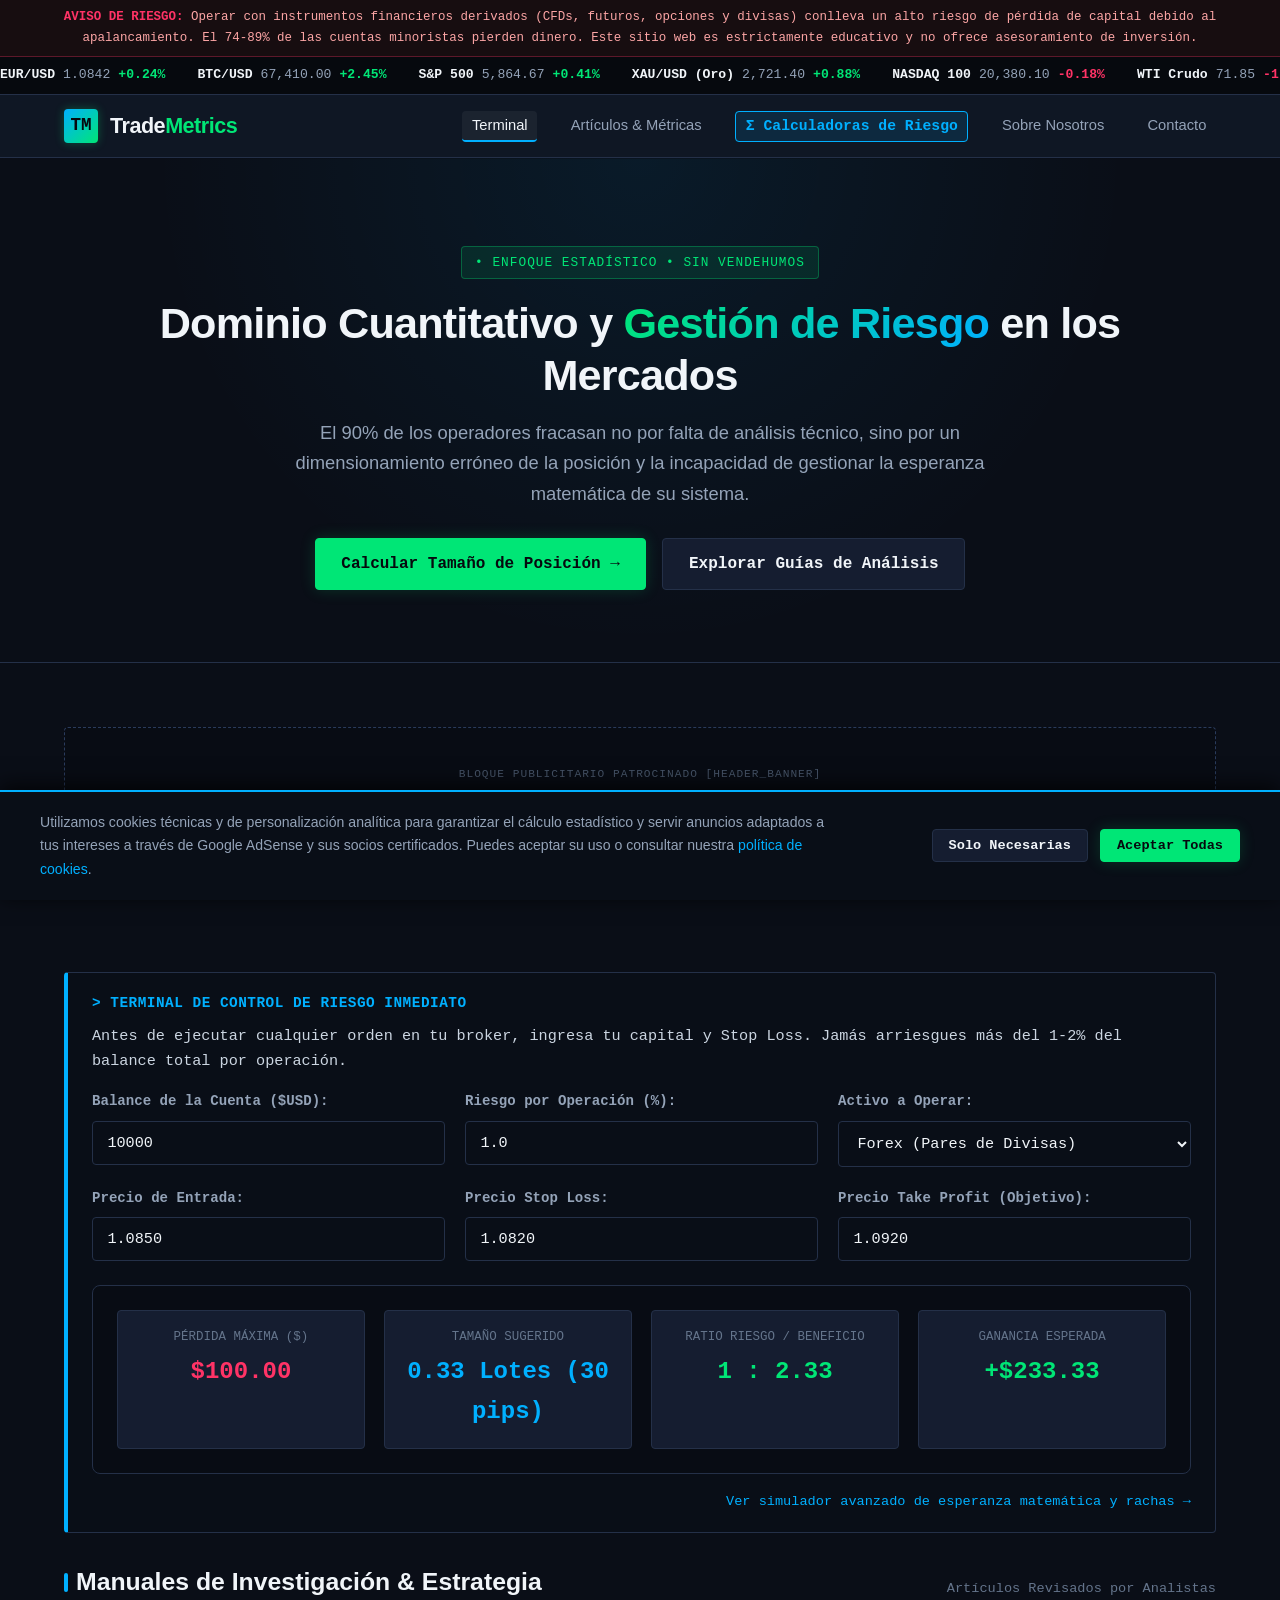
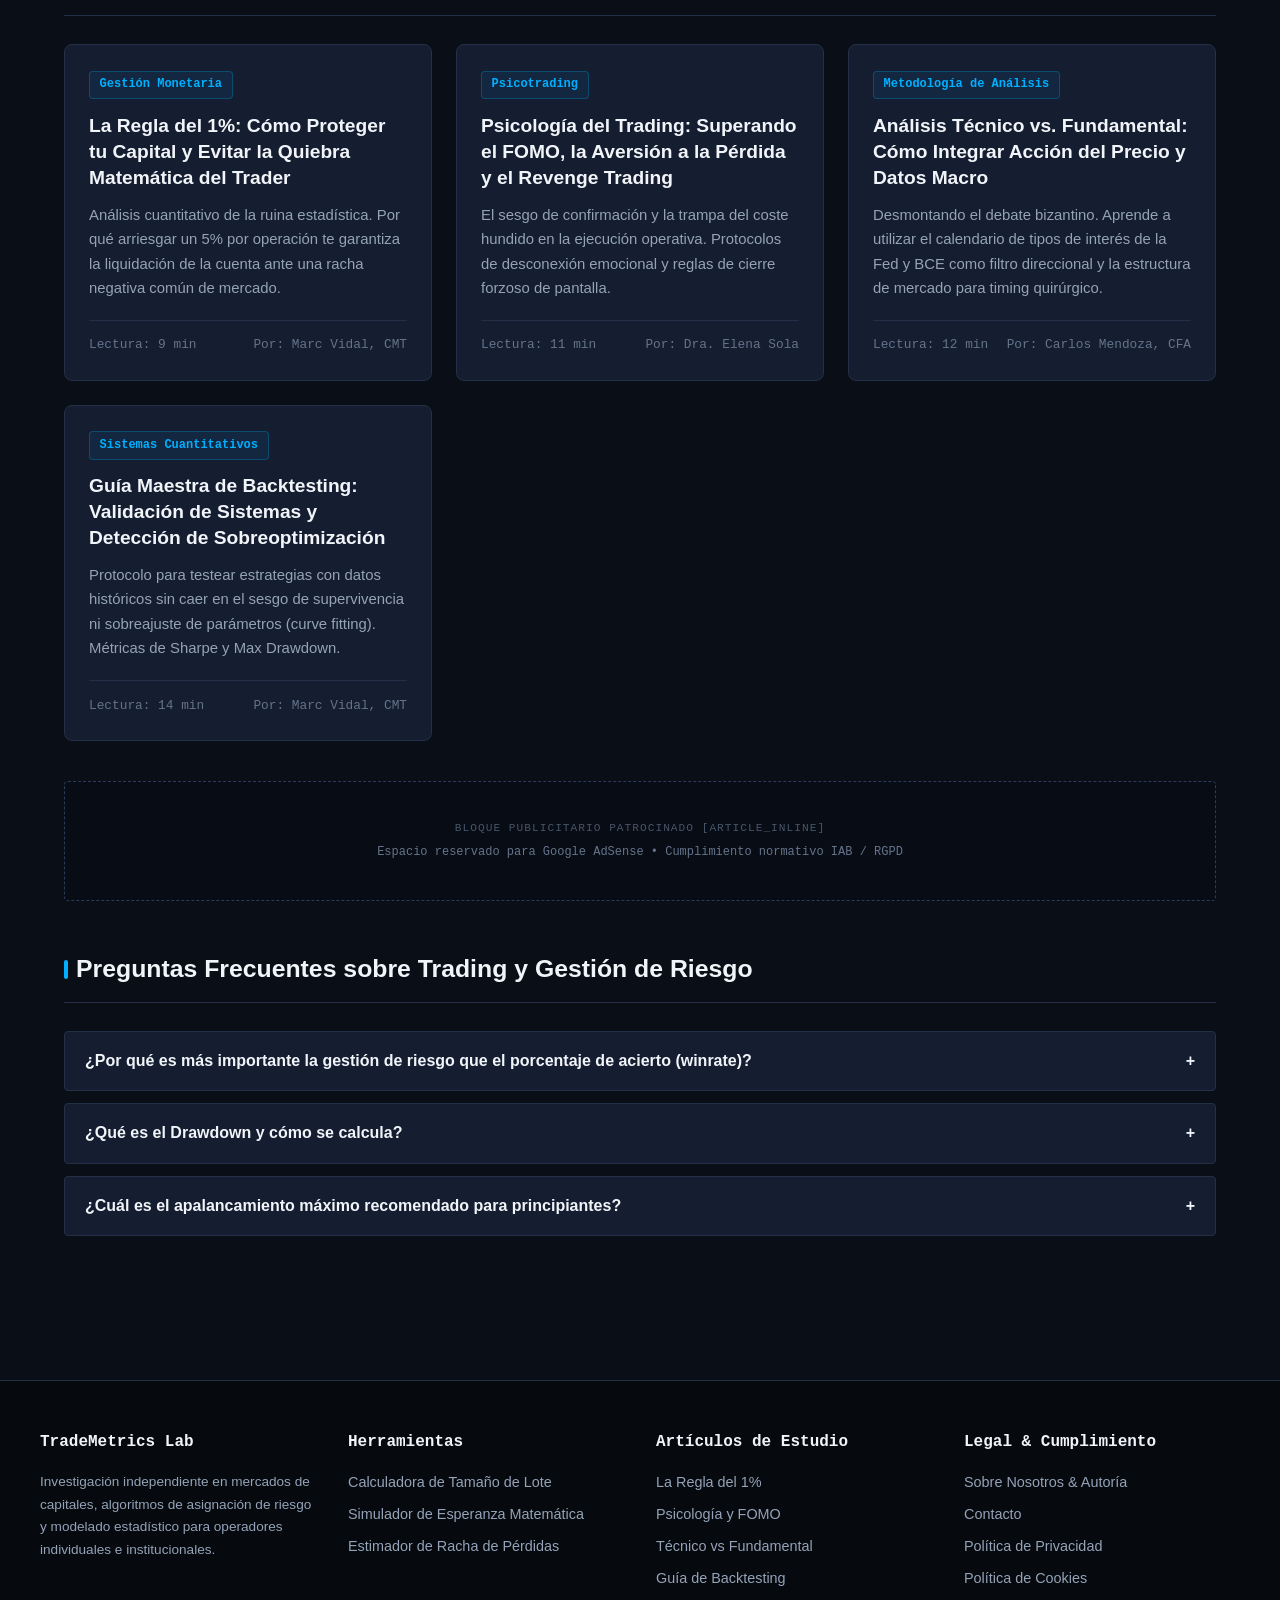
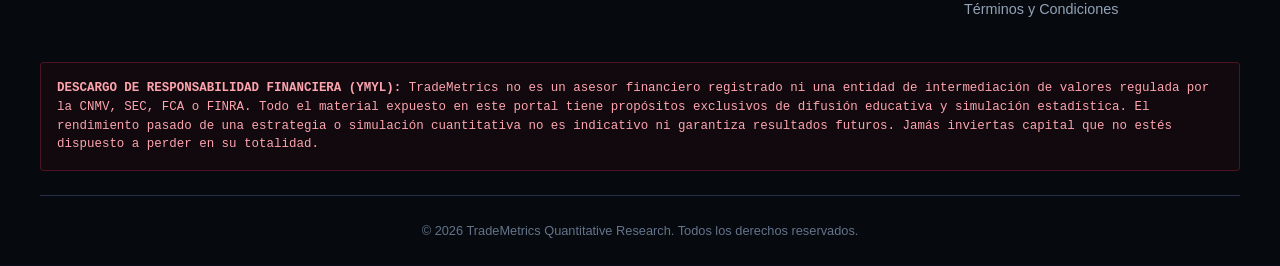
<file: index.html>
<!DOCTYPE html>
<html lang="es">
<head>
  <!-- Google AdSense -->
  <script async src="https://pagead2.googlesyndication.com/pagead/js/adsbygoogle.js?client=ca-pub-7959072629123030"
     crossorigin="anonymous"></script>
  <meta charset="UTF-8">
  <meta name="viewport" content="width=device-width, initial-scale=1.0">
  <meta name="google-site-verification" content="EAm-Bca2ufh0_QWO6gqdqLU_ZZNx3QDmbb4B_QUWcn0" />
  <title>TradeMetrics | Análisis Cuantitativo, Gestión de Riesgo y Trading Profesional</title>
  <meta name="description" content="Portal educativo independiente de trading profesional, gestión monetaria, cálculo de lotes, análisis cuantitativo y control de sesgos psicológicos en los mercados financieros.">
  <meta name="keywords" content="trading, gestion de riesgo, calculadora de lotes, analisis tecnico, psicotrading, forex, futuros, acciones, backtesting">
  <link rel="canonical" href="https://trademetrics.info/">
  <link rel="icon" href="data:image/svg+xml,<svg xmlns='http://www.w3.org/2000/svg' viewBox='0 0 100 100'><rect width='100' height='100' rx='20' fill='%23030712' stroke='%2310b981' stroke-width='6'/><text y='70' x='50' text-anchor='middle' font-family='monospace' font-weight='900' font-size='48' fill='%2310b981'>TM</text></svg>">
  <link rel="stylesheet" href="css/style.css">
  
  <!-- Schema.org JSON-LD -->
  <script type="application/ld+json">
  {
    "@context": "https://schema.org",
    "@type": "WebSite",
    "name": "TradeMetrics",
    "url": "https://trademetrics.info/",
    "description": "Educación cuantitativa y herramientas de gestión de capital para operadores de mercados financieros.",
    "publisher": {
      "@type": "Organization",
      "name": "TradeMetrics Quantitative Research",
      "logo": {
        "@type": "ImageObject",
        "url": "https://trademetrics.info/favicon.ico"
      }
    }
  }
  </script>
</head>
<body>

  <!-- Aviso de Riesgo Financiero Superior -->
  <div class="risk-disclaimer-top">
    <strong>AVISO DE RIESGO:</strong> Operar con instrumentos financieros derivados (CFDs, futuros, opciones y divisas) conlleva un alto riesgo de pérdida de capital debido al apalancamiento. El 74-89% de las cuentas minoristas pierden dinero. Este sitio web es estrictamente educativo y no ofrece asesoramiento de inversión.
  </div>

  <!-- Ticker Bar Simulada -->
  <div class="ticker-wrap">
    <div class="ticker-content">
      <div class="ticker-item"><span class="symbol">EUR/USD</span> <span class="price">1.0842</span> <span class="change-up">+0.24%</span></div>
      <div class="ticker-item"><span class="symbol">BTC/USD</span> <span class="price">67,410.00</span> <span class="change-up">+2.45%</span></div>
      <div class="ticker-item"><span class="symbol">S&P 500</span> <span class="price">5,864.67</span> <span class="change-up">+0.41%</span></div>
      <div class="ticker-item"><span class="symbol">XAU/USD (Oro)</span> <span class="price">2,721.40</span> <span class="change-up">+0.88%</span></div>
      <div class="ticker-item"><span class="symbol">NASDAQ 100</span> <span class="price">20,380.10</span> <span class="change-down">-0.18%</span></div>
      <div class="ticker-item"><span class="symbol">WTI Crudo</span> <span class="price">71.85</span> <span class="change-down">-1.12%</span></div>
      <div class="ticker-item"><span class="symbol">USD/JPY</span> <span class="price">152.34</span> <span class="change-up">+0.32%</span></div>
      <!-- Repetición para loop infinito -->
      <div class="ticker-item"><span class="symbol">EUR/USD</span> <span class="price">1.0842</span> <span class="change-up">+0.24%</span></div>
      <div class="ticker-item"><span class="symbol">BTC/USD</span> <span class="price">67,410.00</span> <span class="change-up">+2.45%</span></div>
      <div class="ticker-item"><span class="symbol">S&P 500</span> <span class="price">5,864.67</span> <span class="change-up">+0.41%</span></div>
    </div>
  </div>

  <!-- Header -->
  <header class="header-main">
  <!-- Google AdSense -->
  <script async src="https://pagead2.googlesyndication.com/pagead/js/adsbygoogle.js?client=ca-pub-7959072629123030"
     crossorigin="anonymous"></script>
    <div class="navbar">
      <div class="logo-area">
        <div class="logo-icon">TM</div>
        <a href="index.html" class="brand-text">Trade<span>Metrics</span></a>
      </div>
      <button class="mobile-menu-btn" aria-label="Abrir menú">&equiv;</button>
      <nav>
        <ul class="nav-links">
          <li><a href="index.html" class="active">Terminal</a></li>
          <li><a href="#articulos">Artículos & Métricas</a></li>
          <li><a href="herramientas/index.html" class="nav-btn-tool">&Sigma; Calculadoras de Riesgo</a></li>
          <li><a href="sobre-nosotros.html">Sobre Nosotros</a></li>
          <li><a href="contacto.html">Contacto</a></li>
        </ul>
      </nav>
    </div>
  </header>

  <!-- Hero Section -->
  <section class="hero-trading">
    <div class="container">
      <span class="badge-hero">&bull; Enfoque Estadístico &bull; Sin Vendehumos</span>
      <h1>Dominio Cuantitativo y <span>Gestión de Riesgo</span> en los Mercados</h1>
      <p>
        El 90% de los operadores fracasan no por falta de análisis técnico, sino por un dimensionamiento erróneo de la posición y la incapacidad de gestionar la esperanza matemática de su sistema.
      </p>
      <div class="hero-actions">
        <a href="herramientas/index.html" class="btn-primary">Calcular Tamaño de Posición &rarr;</a>
        <a href="#articulos" class="btn-secondary">Explorar Guías de Análisis</a>
      </div>
    </div>
  </section>

  <!-- AdSense Top Banner -->
  <div class="container">
    <div id="ad-top-banner" data-ad-slot="HEADER_BANNER" class="ad-slot-container"></div>
  </div>

  <!-- Calculadora Rápida Integrada -->
  <main class="container">
    <div class="terminal-box">
      <div class="terminal-box-title">&gt; Terminal de Control de Riesgo Inmediato</div>
      <p style="color: #cbd5e1; font-size: 0.95rem; margin-bottom: 1rem;">
        Antes de ejecutar cualquier orden en tu broker, ingresa tu capital y Stop Loss. Jamás arriesgues más del 1-2% del balance total por operación.
      </p>
      
      <form id="position-calc-form" class="calc-grid">
        <div class="form-group">
          <label for="calc-balance">Balance de la Cuenta ($USD):</label>
          <input type="number" id="calc-balance" value="10000" min="100" step="100">
        </div>
        <div class="form-group">
          <label for="calc-risk-pct">Riesgo por Operación (%):</label>
          <input type="number" id="calc-risk-pct" value="1.0" min="0.1" max="10" step="0.1">
        </div>
        <div class="form-group">
          <label for="calc-asset">Activo a Operar:</label>
          <select id="calc-asset">
            <option value="forex">Forex (Pares de Divisas)</option>
            <option value="stocks">Acciones / CFDs de Índices</option>
            <option value="crypto">Criptoactivos / Futuros</option>
          </select>
        </div>
        <div class="form-group">
          <label for="calc-entry">Precio de Entrada:</label>
          <input type="number" id="calc-entry" value="1.0850" step="0.0001">
        </div>
        <div class="form-group">
          <label for="calc-stoploss">Precio Stop Loss:</label>
          <input type="number" id="calc-stoploss" value="1.0820" step="0.0001">
        </div>
        <div class="form-group">
          <label for="calc-takeprofit">Precio Take Profit (Objetivo):</label>
          <input type="number" id="calc-takeprofit" value="1.0920" step="0.0001">
        </div>
      </form>

      <div class="calc-results">
        <div class="result-card">
          <div class="label">Pérdida Máxima ($)</div>
          <div id="res-risk-cash" class="value danger">$100.00</div>
        </div>
        <div class="result-card">
          <div class="label">Tamaño Sugerido</div>
          <div id="res-units" class="value neutral">0.33 Lotes (30 pips)</div>
        </div>
        <div class="result-card">
          <div class="label">Ratio Riesgo / Beneficio</div>
          <div id="res-rr" class="value">1 : 2.33</div>
        </div>
        <div class="result-card">
          <div class="label">Ganancia Esperada</div>
          <div id="res-potential-profit" class="value">+$233.33</div>
        </div>
      </div>
      <div style="text-align: right; margin-top: 1rem;">
        <a href="herramientas/index.html" style="font-size: 0.85rem; font-family: monospace;">Ver simulador avanzado de esperanza matemática y rachas &rarr;</a>
      </div>
    </div>

    <!-- Sección de Artículos Clave -->
    <section id="articulos">
      <div class="section-title">
        <h2>Manuales de Investigación & Estrategia</h2>
        <span style="font-family: monospace; font-size: 0.85rem; color: var(--text-dim);">Artículos Revisados por Analistas</span>
      </div>

      <div class="grid-cards">
        <!-- Artículo 1 -->
        <article class="card-trading">
          <div>
            <span class="card-tag">Gestión Monetaria</span>
            <h3><a href="articulos/gestion-de-riesgo-regla-del-uno-por-ciento.html">La Regla del 1%: Cómo Proteger tu Capital y Evitar la Quiebra Matemática del Trader</a></h3>
            <p>
              Análisis cuantitativo de la ruina estadística. Por qué arriesgar un 5% por operación te garantiza la liquidación de la cuenta ante una racha negativa común de mercado.
            </p>
          </div>
          <div class="card-meta">
            <span>Lectura: 9 min</span>
            <span>Por: Marc Vidal, CMT</span>
          </div>
        </article>

        <!-- Artículo 2 -->
        <article class="card-trading">
          <div>
            <span class="card-tag">Psicotrading</span>
            <h3><a href="articulos/psicologia-del-trading-sesgos-y-disciplina.html">Psicología del Trading: Superando el FOMO, la Aversión a la Pérdida y el Revenge Trading</a></h3>
            <p>
              El sesgo de confirmación y la trampa del coste hundido en la ejecución operativa. Protocolos de desconexión emocional y reglas de cierre forzoso de pantalla.
            </p>
          </div>
          <div class="card-meta">
            <span>Lectura: 11 min</span>
            <span>Por: Dra. Elena Sola</span>
          </div>
        </article>

        <!-- Artículo 3 -->
        <article class="card-trading">
          <div>
            <span class="card-tag">Metodología de Análisis</span>
            <h3><a href="articulos/analisis-tecnico-vs-analisis-fundamental-guia.html">Análisis Técnico vs. Fundamental: Cómo Integrar Acción del Precio y Datos Macro</a></h3>
            <p>
              Desmontando el debate bizantino. Aprende a utilizar el calendario de tipos de interés de la Fed y BCE como filtro direccional y la estructura de mercado para timing quirúrgico.
            </p>
          </div>
          <div class="card-meta">
            <span>Lectura: 12 min</span>
            <span>Por: Carlos Mendoza, CFA</span>
          </div>
        </article>

        <!-- Artículo 4 -->
        <article class="card-trading">
          <div>
            <span class="card-tag">Sistemas Cuantitativos</span>
            <h3><a href="articulos/como-hacer-backtesting-estrategia-trading.html">Guía Maestra de Backtesting: Validación de Sistemas y Detección de Sobreoptimización</a></h3>
            <p>
              Protocolo para testear estrategias con datos históricos sin caer en el sesgo de supervivencia ni sobreajuste de parámetros (curve fitting). Métricas de Sharpe y Max Drawdown.
            </p>
          </div>
          <div class="card-meta">
            <span>Lectura: 14 min</span>
            <span>Por: Marc Vidal, CMT</span>
          </div>
        </article>
      </div>
    </section>

    <!-- AdSense Mid Content Banner -->
    <div id="ad-mid-banner" data-ad-slot="ARTICLE_INLINE" class="ad-slot-container"></div>

    <!-- Sección de FAQ -->
    <section class="faq-section">
      <div class="section-title">
        <h2>Preguntas Frecuentes sobre Trading y Gestión de Riesgo</h2>
      </div>

      <div class="faq-item">
        <div class="faq-question">
          <span>¿Por qué es más importante la gestión de riesgo que el porcentaje de acierto (winrate)?</span>
          <span>+</span>
        </div>
        <div class="faq-answer">
          Un operador puede tener un 70% de aciertos y perder dinero si cuando pierde pierde $300 y cuando gana solo gana $100. En cambio, un operador con un modesto 40% de acierto pero un ratio de riesgo/beneficio de 1:3 es altamente rentable a largo plazo gracias a la esperanza matemática positiva.
        </div>
      </div>

      <div class="faq-item">
        <div class="faq-question">
          <span>¿Qué es el Drawdown y cómo se calcula?</span>
          <span>+</span>
        </div>
        <div class="faq-answer">
          El Drawdown representa la caída porcentual desde el punto máximo histórico de la cuenta (peak) hasta el punto más bajo subsiguiente (valley). El Max Drawdown mide la resistencia del sistema ante rachas adversas. Recuperar una pérdida del 50% requiere ganar un 100% de la cuenta.
        </div>
      </div>

      <div class="faq-item">
        <div class="faq-question">
          <span>¿Cuál es el apalancamiento máximo recomendado para principiantes?</span>
          <span>+</span>
        </div>
        <div class="faq-answer">
          Los reguladores como ESMA en la Unión Europea limitan el apalancamiento a un máximo de 1:30 en divisas mayores y 1:20 en índices para clientes minoristas. No obstante, para un operador principiante, se aconseja operar sin sobreapalancar la cuenta, manteniendo el riesgo efectivo total por debajo del 1% del balance por posición.
        </div>
      </div>
    </section>
  </main>

  <!-- Footer -->
  <footer class="footer-main">
    <div class="footer-grid">
      <div class="footer-col">
        <h4>TradeMetrics Lab</h4>
        <p style="font-size: 0.85rem; color: #94a3b8;">
          Investigación independiente en mercados de capitales, algoritmos de asignación de riesgo y modelado estadístico para operadores individuales e institucionales.
        </p>
      </div>
      <div class="footer-col">
        <h4>Herramientas</h4>
        <ul>
          <li><a href="herramientas/index.html">Calculadora de Tamaño de Lote</a></li>
          <li><a href="herramientas/index.html">Simulador de Esperanza Matemática</a></li>
          <li><a href="herramientas/index.html">Estimador de Racha de Pérdidas</a></li>
        </ul>
      </div>
      <div class="footer-col">
        <h4>Artículos de Estudio</h4>
        <ul>
          <li><a href="articulos/gestion-de-riesgo-regla-del-uno-por-ciento.html">La Regla del 1%</a></li>
          <li><a href="articulos/psicologia-del-trading-sesgos-y-disciplina.html">Psicología y FOMO</a></li>
          <li><a href="articulos/analisis-tecnico-vs-analisis-fundamental-guia.html">Técnico vs Fundamental</a></li>
          <li><a href="articulos/como-hacer-backtesting-estrategia-trading.html">Guía de Backtesting</a></li>
        </ul>
      </div>
      <div class="footer-col">
        <h4>Legal & Cumplimiento</h4>
        <ul>
          <li><a href="sobre-nosotros.html">Sobre Nosotros & Autoría</a></li>
          <li><a href="contacto.html">Contacto</a></li>
          <li><a href="politica-de-privacidad.html">Política de Privacidad</a></li>
          <li><a href="politica-de-cookies.html">Política de Cookies</a></li>
          <li><a href="terminos-y-condiciones.html">Términos y Condiciones</a></li>
        </ul>
      </div>
    </div>

    <!-- Advertencia Legal Amplia YMYL -->
    <div class="footer-risk-box">
      <strong>DESCARGO DE RESPONSABILIDAD FINANCIERA (YMYL):</strong> TradeMetrics no es un asesor financiero registrado ni una entidad de intermediación de valores regulada por la CNMV, SEC, FCA o FINRA. Todo el material expuesto en este portal tiene propósitos exclusivos de difusión educativa y simulación estadística. El rendimiento pasado de una estrategia o simulación cuantitativa no es indicativo ni garantiza resultados futuros. Jamás inviertas capital que no estés dispuesto a perder en su totalidad.
    </div>

    <div class="footer-bottom">
      &copy; 2026 TradeMetrics Quantitative Research. Todos los derechos reservados.
    </div>
  </footer>

  <!-- Banner RGPD -->
  <div id="cookie-banner" class="cookie-banner">
    <div class="cookie-content">
      <div class="cookie-text">
        Utilizamos cookies técnicas y de personalización analítica para garantizar el cálculo estadístico y servir anuncios adaptados a tus intereses a través de Google AdSense y sus socios certificados. Puedes aceptar su uso o consultar nuestra <a href="politica-de-cookies.html">política de cookies</a>.
      </div>
      <div class="cookie-actions">
        <button id="cookie-reject" class="btn-secondary" style="padding: 0.5rem 1rem; font-size: 0.85rem;">Solo Necesarias</button>
        <button id="cookie-accept" class="btn-primary" style="padding: 0.5rem 1rem; font-size: 0.85rem;">Aceptar Todas</button>
      </div>
    </div>
  </div>

  <script src="js/ads-config.js"></script>
  <script src="js/main.js"></script>
</body>
</html>
</file>
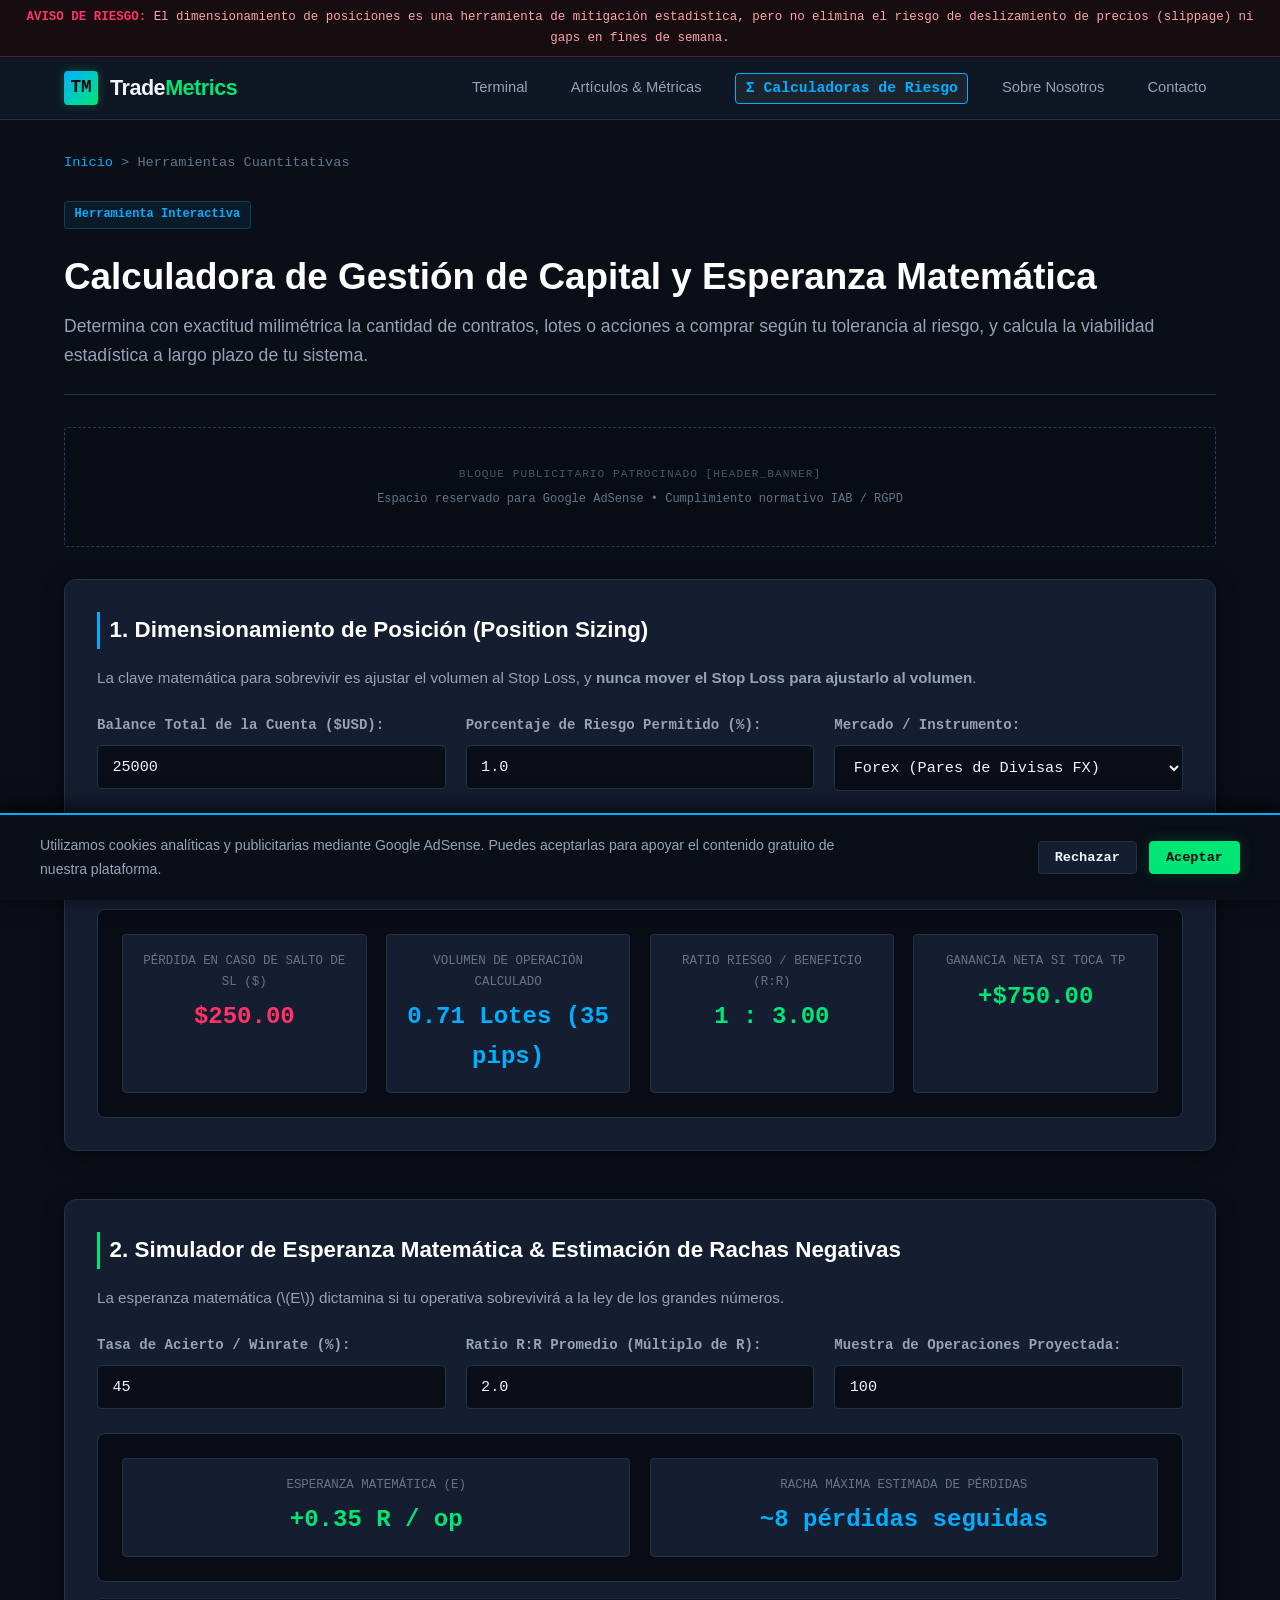
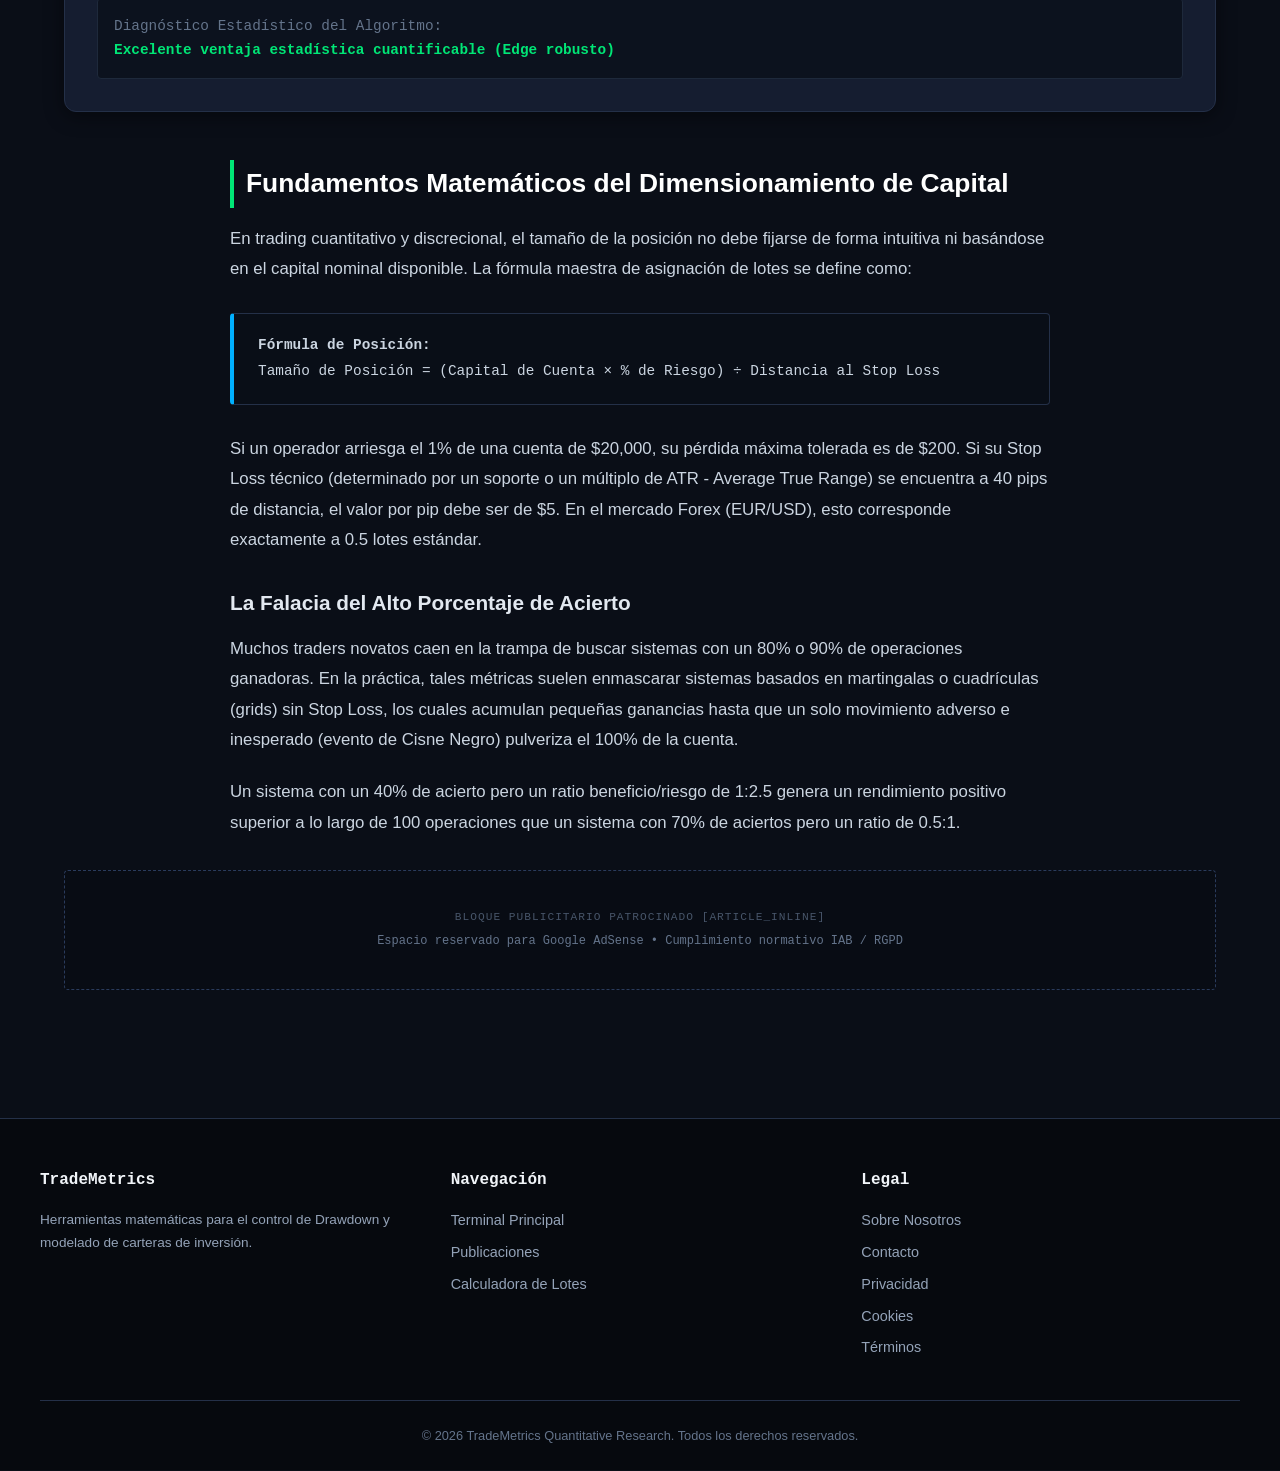
<file: herramientas/index.html>
<!DOCTYPE html>
<html lang="es">
<head>
  <!-- Google AdSense -->
  <script async src="https://pagead2.googlesyndication.com/pagead/js/adsbygoogle.js?client=ca-pub-7959072629123030"
     crossorigin="anonymous"></script>
  <meta charset="UTF-8">
  <meta name="viewport" content="width=device-width, initial-scale=1.0">
  <title>Calculadora de Tamaño de Posición y Riesgo | TradeMetrics Lab</title>
  <meta name="description" content="Calculadora avanzada de lotes, gestión de riesgo de cuenta, ratio beneficio/riesgo (R:R) y simulador de esperanza matemática para Forex, índices, acciones y criptomonedas.">
  <link rel="canonical" href="https://trademetrics.info/herramientas/">
  <link rel="stylesheet" href="../css/style.css">
  
  <script type="application/ld+json">
  {
    "@context": "https://schema.org",
    "@type": "WebApplication",
    "name": "Calculadora de Tamaño de Posición y Esperanza Matemática TradeMetrics",
    "applicationCategory": "FinanceApplication",
    "operatingSystem": "All",
    "offers": {
      "@type": "Offer",
      "price": "0",
      "priceCurrency": "USD"
    }
  }
  </script>
</head>
<body>

  <div class="risk-disclaimer-top">
    <strong>AVISO DE RIESGO:</strong> El dimensionamiento de posiciones es una herramienta de mitigación estadística, pero no elimina el riesgo de deslizamiento de precios (slippage) ni gaps en fines de semana.
  </div>

  <header class="header-main">
  <!-- Google AdSense -->
  <script async src="https://pagead2.googlesyndication.com/pagead/js/adsbygoogle.js?client=ca-pub-7959072629123030"
     crossorigin="anonymous"></script>
    <div class="navbar">
      <div class="logo-area">
        <div class="logo-icon">TM</div>
        <a href="../index.html" class="brand-text">Trade<span>Metrics</span></a>
      </div>
      <button class="mobile-menu-btn" aria-label="Abrir menú">&equiv;</button>
      <nav>
        <ul class="nav-links">
          <li><a href="../index.html">Terminal</a></li>
          <li><a href="../index.html#articulos">Artículos & Métricas</a></li>
          <li><a href="index.html" class="active nav-btn-tool">&Sigma; Calculadoras de Riesgo</a></li>
          <li><a href="../sobre-nosotros.html">Sobre Nosotros</a></li>
          <li><a href="../contacto.html">Contacto</a></li>
        </ul>
      </nav>
    </div>
  </header>

  <main class="container">
    <nav style="font-size: 0.85rem; color: #64748b; margin-bottom: 1.5rem; font-family: monospace;">
      <a href="../index.html">Inicio</a> &gt; <span>Herramientas Cuantitativas</span>
    </nav>

    <div class="article-header">
      <span class="card-tag">Herramienta Interactiva</span>
      <h1>Calculadora de Gestión de Capital y Esperanza Matemática</h1>
      <p style="color: #94a3b8; font-size: 1.1rem;">
        Determina con exactitud milimétrica la cantidad de contratos, lotes o acciones a comprar según tu tolerancia al riesgo, y calcula la viabilidad estadística a largo plazo de tu sistema.
      </p>
    </div>

    <!-- AdSense Slot Top -->
    <div id="ad-tool-top" data-ad-slot="HEADER_BANNER" class="ad-slot-container"></div>

    <!-- Sección Herramienta 1 -->
    <section class="calc-wrapper">
      <h2 style="font-size: 1.4rem; color: #fff; margin-bottom: 1rem; border-left: 3px solid #00b0ff; padding-left: 0.6rem;">
        1. Dimensionamiento de Posición (Position Sizing)
      </h2>
      <p style="color: #94a3b8; font-size: 0.95rem; margin-bottom: 1.5rem;">
        La clave matemática para sobrevivir es ajustar el volumen al Stop Loss, y <strong>nunca mover el Stop Loss para ajustarlo al volumen</strong>.
      </p>

      <form id="position-calc-form" class="calc-grid">
        <div class="form-group">
          <label for="calc-balance">Balance Total de la Cuenta ($USD):</label>
          <input type="number" id="calc-balance" value="25000" min="100" step="100">
        </div>
        <div class="form-group">
          <label for="calc-risk-pct">Porcentaje de Riesgo Permitido (%):</label>
          <input type="number" id="calc-risk-pct" value="1.0" min="0.1" max="10" step="0.1">
        </div>
        <div class="form-group">
          <label for="calc-asset">Mercado / Instrumento:</label>
          <select id="calc-asset">
            <option value="forex">Forex (Pares de Divisas FX)</option>
            <option value="stocks">Acciones al Contado / ETFs</option>
            <option value="crypto">Criptoactivos / Futuros Perpetuos</option>
          </select>
        </div>
        <div class="form-group">
          <label for="calc-entry">Precio de Entrada Previsto:</label>
          <input type="number" id="calc-entry" value="1.0850" step="0.0001">
        </div>
        <div class="form-group">
          <label for="calc-stoploss">Nivel de Invalidación (Stop Loss):</label>
          <input type="number" id="calc-stoploss" value="1.0815" step="0.0001">
        </div>
        <div class="form-group">
          <label for="calc-takeprofit">Nivel Objetivo (Take Profit):</label>
          <input type="number" id="calc-takeprofit" value="1.0955" step="0.0001">
        </div>
      </form>

      <div class="calc-results">
        <div class="result-card">
          <div class="label">Pérdida en Caso de Salto de SL ($)</div>
          <div id="res-risk-cash" class="value danger">$250.00</div>
        </div>
        <div class="result-card">
          <div class="label">Volumen de Operación Calculado</div>
          <div id="res-units" class="value neutral">0.71 Lotes (35 pips)</div>
        </div>
        <div class="result-card">
          <div class="label">Ratio Riesgo / Beneficio (R:R)</div>
          <div id="res-rr" class="value">1 : 3.00</div>
        </div>
        <div class="result-card">
          <div class="label">Ganancia Neta si Toca TP</div>
          <div id="res-potential-profit" class="value">+$750.00</div>
        </div>
      </div>
    </section>

    <!-- Sección Herramienta 2 -->
    <section class="calc-wrapper">
      <h2 style="font-size: 1.4rem; color: #fff; margin-bottom: 1rem; border-left: 3px solid #00e676; padding-left: 0.6rem;">
        2. Simulador de Esperanza Matemática & Estimación de Rachas Negativas
      </h2>
      <p style="color: #94a3b8; font-size: 0.95rem; margin-bottom: 1.5rem;">
        La esperanza matemática (\(E\)) dictamina si tu operativa sobrevivirá a la ley de los grandes números.
      </p>

      <form id="expectancy-calc-form" class="calc-grid">
        <div class="form-group">
          <label for="exp-winrate">Tasa de Acierto / Winrate (%):</label>
          <input type="number" id="exp-winrate" value="45" min="5" max="95" step="1">
        </div>
        <div class="form-group">
          <label for="exp-rr">Ratio R:R Promedio (Múltiplo de R):</label>
          <input type="number" id="exp-rr" value="2.0" min="0.5" max="10" step="0.1">
        </div>
        <div class="form-group">
          <label for="exp-trades">Muestra de Operaciones Proyectada:</label>
          <input type="number" id="exp-trades" value="100" min="20" max="1000" step="10">
        </div>
      </form>

      <div class="calc-results">
        <div class="result-card">
          <div class="label">Esperanza Matemática (E)</div>
          <div id="res-expectancy" class="value">+0.35 R / op</div>
        </div>
        <div class="result-card">
          <div class="label">Racha Máxima Estimada de Pérdidas</div>
          <div id="res-streak" class="value neutral">~8 pérdidas seguidas</div>
        </div>
      </div>
      
      <div style="margin-top: 1rem; padding: 1rem; background: #0c121e; border: 1px solid #1e293b; border-radius: 4px; font-family: monospace; font-size: 0.9rem;">
        <span style="color: #64748b;">Diagnóstico Estadístico del Algoritmo:</span><br>
        <strong id="res-diagnosis" style="color: #00e676;">Excelente ventaja estadística cuantificable (Edge robusto)</strong>
      </div>
    </section>

    <!-- Guía Explicativa Detallada E-E-A-T -->
    <article class="article-body" style="margin-top: 3rem;">
      <h2>Fundamentos Matemáticos del Dimensionamiento de Capital</h2>
      <p>
        En trading cuantitativo y discrecional, el tamaño de la posición no debe fijarse de forma intuitiva ni basándose en el capital nominal disponible. La fórmula maestra de asignación de lotes se define como:
      </p>
      
      <div class="terminal-box">
        <strong>Fórmula de Posición:</strong><br>
        <code>Tamaño de Posición = (Capital de Cuenta &times; % de Riesgo) &divide; Distancia al Stop Loss</code>
      </div>

      <p>
        Si un operador arriesga el 1% de una cuenta de $20,000, su pérdida máxima tolerada es de $200. Si su Stop Loss técnico (determinado por un soporte o un múltiplo de ATR - Average True Range) se encuentra a 40 pips de distancia, el valor por pip debe ser de $5. En el mercado Forex (EUR/USD), esto corresponde exactamente a 0.5 lotes estándar.
      </p>

      <h3>La Falacia del Alto Porcentaje de Acierto</h3>
      <p>
        Muchos traders novatos caen en la trampa de buscar sistemas con un 80% o 90% de operaciones ganadoras. En la práctica, tales métricas suelen enmascarar sistemas basados en martingalas o cuadrículas (grids) sin Stop Loss, los cuales acumulan pequeñas ganancias hasta que un solo movimiento adverso e inesperado (evento de Cisne Negro) pulveriza el 100% de la cuenta.
      </p>
      <p>
        Un sistema con un 40% de acierto pero un ratio beneficio/riesgo de 1:2.5 genera un rendimiento positivo superior a lo largo de 100 operaciones que un sistema con 70% de aciertos pero un ratio de 0.5:1.
      </p>
    </article>

    <!-- AdSense Slot Bottom -->
    <div id="ad-tool-bottom" data-ad-slot="ARTICLE_INLINE" class="ad-slot-container"></div>
  </main>

  <footer class="footer-main">
    <div class="footer-grid">
      <div class="footer-col">
        <h4>TradeMetrics</h4>
        <p style="font-size: 0.85rem; color: #94a3b8;">
          Herramientas matemáticas para el control de Drawdown y modelado de carteras de inversión.
        </p>
      </div>
      <div class="footer-col">
        <h4>Navegación</h4>
        <ul>
          <li><a href="../index.html">Terminal Principal</a></li>
          <li><a href="../index.html#articulos">Publicaciones</a></li>
          <li><a href="index.html">Calculadora de Lotes</a></li>
        </ul>
      </div>
      <div class="footer-col">
        <h4>Legal</h4>
        <ul>
          <li><a href="../sobre-nosotros.html">Sobre Nosotros</a></li>
          <li><a href="../contacto.html">Contacto</a></li>
          <li><a href="../politica-de-privacidad.html">Privacidad</a></li>
          <li><a href="../politica-de-cookies.html">Cookies</a></li>
          <li><a href="../terminos-y-condiciones.html">Términos</a></li>
        </ul>
      </div>
    </div>
    <div class="footer-bottom">
      &copy; 2026 TradeMetrics Quantitative Research. Todos los derechos reservados.
    </div>
  </footer>

  <div id="cookie-banner" class="cookie-banner">
    <div class="cookie-content">
      <div class="cookie-text">
        Utilizamos cookies analíticas y publicitarias mediante Google AdSense. Puedes aceptarlas para apoyar el contenido gratuito de nuestra plataforma.
      </div>
      <div class="cookie-actions">
        <button id="cookie-reject" class="btn-secondary" style="padding: 0.5rem 1rem; font-size: 0.85rem;">Rechazar</button>
        <button id="cookie-accept" class="btn-primary" style="padding: 0.5rem 1rem; font-size: 0.85rem;">Aceptar</button>
      </div>
    </div>
  </div>

  <script src="../js/ads-config.js"></script>
  <script src="../js/main.js"></script>
</body>
</html>
</file>
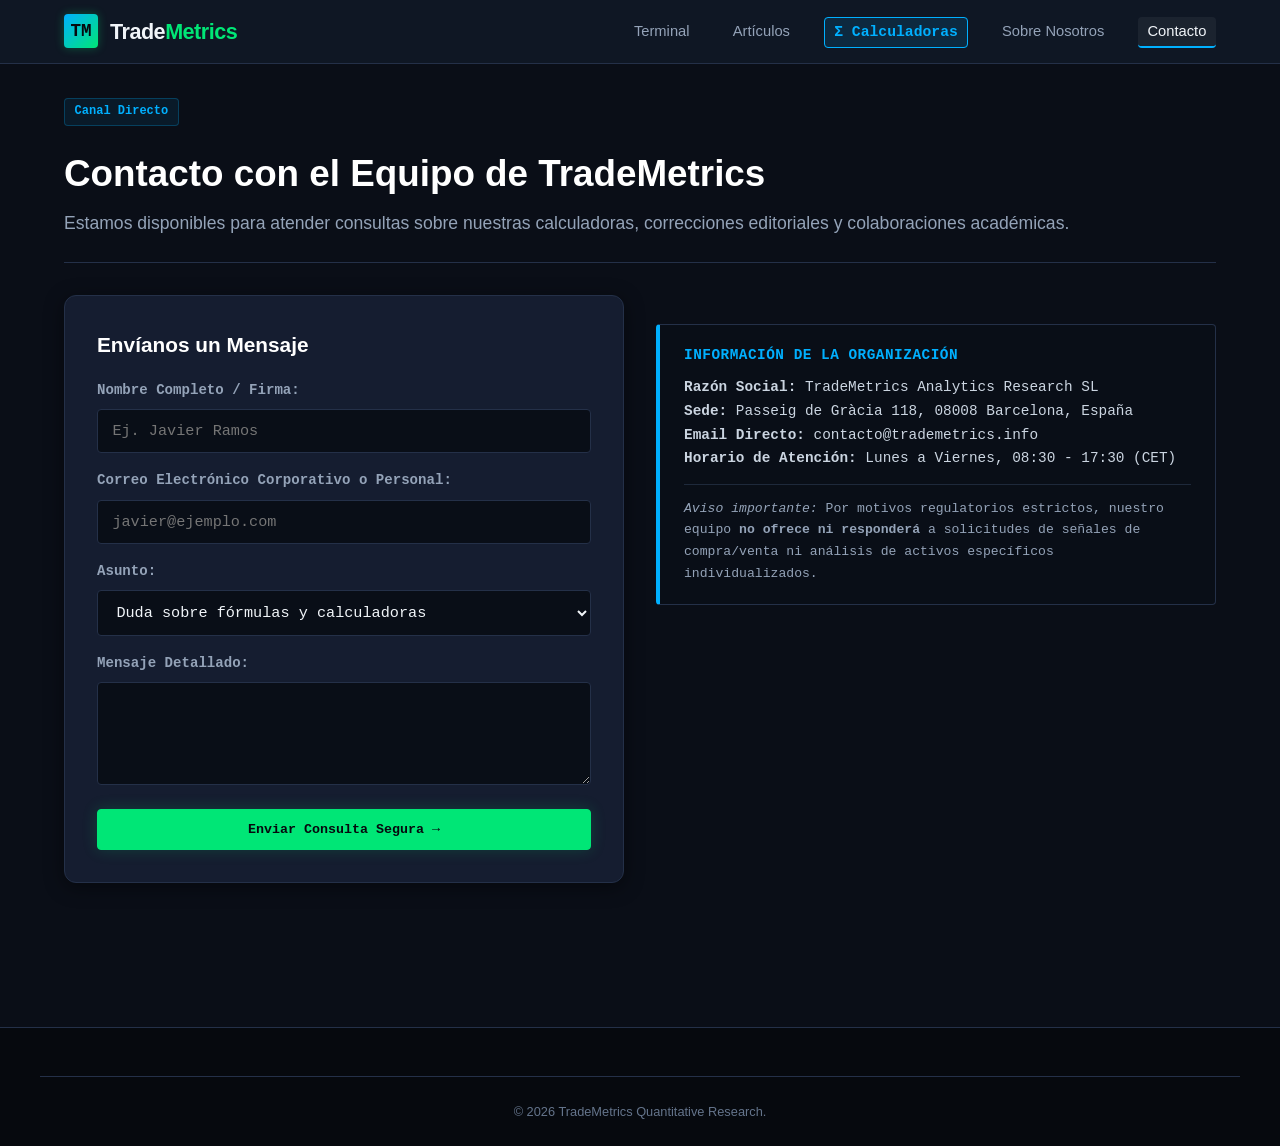
<file: contacto.html>
<!DOCTYPE html>
<html lang="es">
<head>
  <!-- Google AdSense -->
  <script async src="https://pagead2.googlesyndication.com/pagead/js/adsbygoogle.js?client=ca-pub-7959072629123030"
     crossorigin="anonymous"></script>
  <meta charset="UTF-8">
  <meta name="viewport" content="width=device-width, initial-scale=1.0">
  <title>Contacto y Soporte Metodológico | TradeMetrics</title>
  <meta name="description" content="Ponte en contacto con el equipo de TradeMetrics para resolver dudas cuantitativas, enviar sugerencias de herramientas o solicitar revisiones analíticas.">
  <link rel="canonical" href="https://trademetrics.info/contacto.html">
  <link rel="stylesheet" href="css/style.css">
</head>
<body>

  <header class="header-main">
  <!-- Google AdSense -->
  <script async src="https://pagead2.googlesyndication.com/pagead/js/adsbygoogle.js?client=ca-pub-7959072629123030"
     crossorigin="anonymous"></script>
    <div class="navbar">
      <div class="logo-area">
        <div class="logo-icon">TM</div>
        <a href="index.html" class="brand-text">Trade<span>Metrics</span></a>
      </div>
      <button class="mobile-menu-btn" aria-label="Abrir menú">&equiv;</button>
      <nav>
        <ul class="nav-links">
          <li><a href="index.html">Terminal</a></li>
          <li><a href="index.html#articulos">Artículos</a></li>
          <li><a href="herramientas/index.html" class="nav-btn-tool">&Sigma; Calculadoras</a></li>
          <li><a href="sobre-nosotros.html">Sobre Nosotros</a></li>
          <li><a href="contacto.html" class="active">Contacto</a></li>
        </ul>
      </nav>
    </div>
  </header>

  <main class="container">
    <div class="article-header">
      <span class="card-tag">Canal Directo</span>
      <h1>Contacto con el Equipo de TradeMetrics</h1>
      <p style="color: #94a3b8; font-size: 1.1rem;">
        Estamos disponibles para atender consultas sobre nuestras calculadoras, correcciones editoriales y colaboraciones académicas.
      </p>
    </div>

    <div style="display: grid; grid-template-columns: repeat(auto-fit, minmax(320px, 1fr)); gap: 2rem; margin-top: 2rem;">
      <div class="calc-wrapper">
        <h2 style="font-size: 1.3rem; color: #fff; margin-bottom: 1rem;">Envíanos un Mensaje</h2>
        <form onsubmit="event.preventDefault(); alert('Gracias por tu mensaje. El equipo de TradeMetrics responderá a la brevedad posible.'); this.reset();">
          <div class="form-group" style="margin-bottom: 1rem;">
            <label for="contact-name">Nombre Completo / Firma:</label>
            <input type="text" id="contact-name" required placeholder="Ej. Javier Ramos">
          </div>
          <div class="form-group" style="margin-bottom: 1rem;">
            <label for="contact-email">Correo Electrónico Corporativo o Personal:</label>
            <input type="email" id="contact-email" required placeholder="javier@ejemplo.com">
          </div>
          <div class="form-group" style="margin-bottom: 1rem;">
            <label for="contact-subject">Asunto:</label>
            <select id="contact-subject">
              <option value="metodologia">Duda sobre fórmulas y calculadoras</option>
              <option value="sugerencia">Propuesta de nuevo módulo analítico</option>
              <option value="prensa">Prensa o colaboración académica</option>
              <option value="privacidad">Derechos RGPD / Datos personales</option>
            </select>
          </div>
          <div class="form-group" style="margin-bottom: 1.5rem;">
            <label for="contact-message">Mensaje Detallado:</label>
            <textarea id="contact-message" rows="5" required style="background: #090e17; border: 1px solid var(--border-color); color: #fff; padding: 0.8rem; border-radius: 4px; font-family: monospace; outline: none;"></textarea>
          </div>
          <button type="submit" class="btn-primary" style="width: 100%; justify-content: center;">Enviar Consulta Segura &rarr;</button>
        </form>
      </div>

      <div>
        <div class="terminal-box">
          <div class="terminal-box-title">Información de la Organización</div>
          <p style="color: #cbd5e1; margin-bottom: 0.8rem;">
            <strong>Razón Social:</strong> TradeMetrics Analytics Research SL<br>
            <strong>Sede:</strong> Passeig de Gràcia 118, 08008 Barcelona, España<br>
            <strong>Email Directo:</strong> contacto@trademetrics.info<br>
            <strong>Horario de Atención:</strong> Lunes a Viernes, 08:30 - 17:30 (CET)
          </p>
          <div style="font-size: 0.82rem; color: #94a3b8; border-top: 1px solid #1e293b; padding-top: 0.8rem; margin-top: 0.8rem;">
            <em>Aviso importante:</em> Por motivos regulatorios estrictos, nuestro equipo <strong>no ofrece ni responderá</strong> a solicitudes de señales de compra/venta ni análisis de activos específicos individualizados.
          </div>
        </div>
      </div>
    </div>
  </main>

  <footer class="footer-main">
    <div class="footer-bottom">
      &copy; 2026 TradeMetrics Quantitative Research.
    </div>
  </footer>

  <script src="js/ads-config.js"></script>
  <script src="js/main.js"></script>
</body>
</html>
</file>
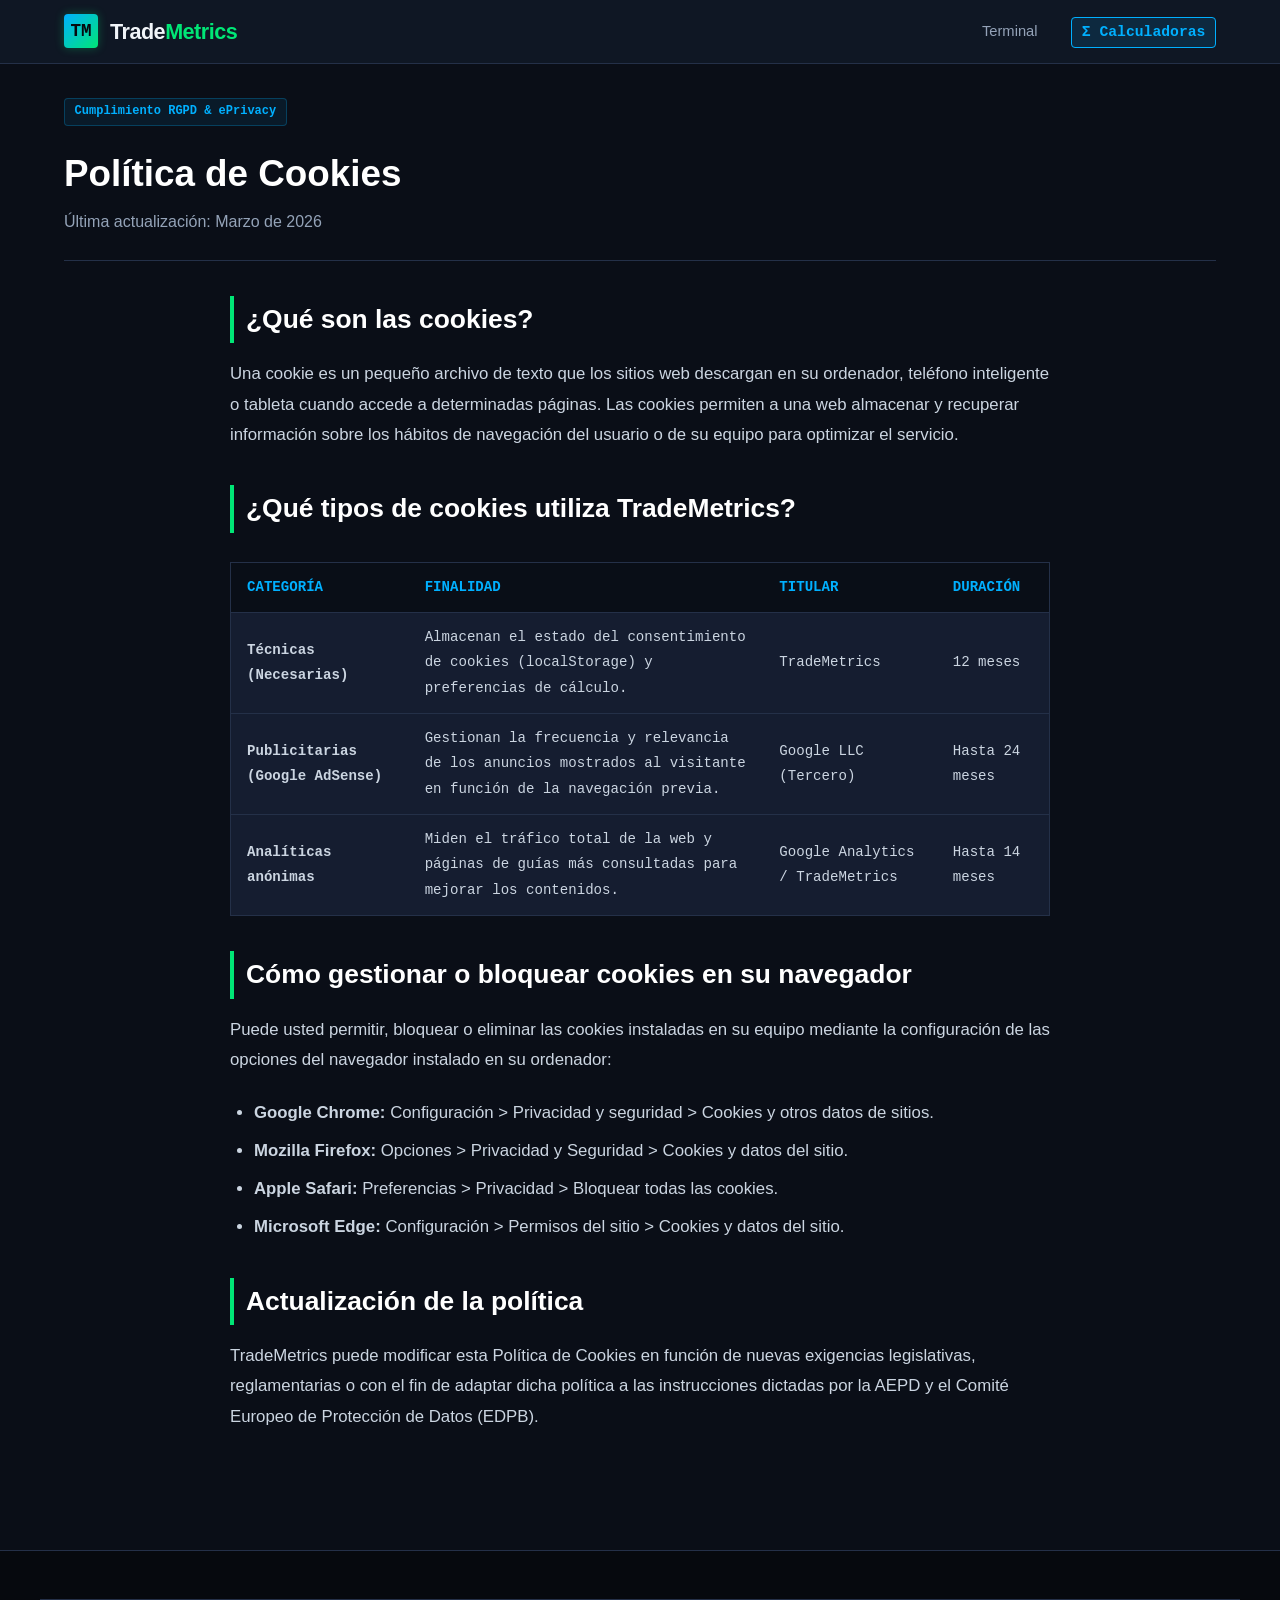
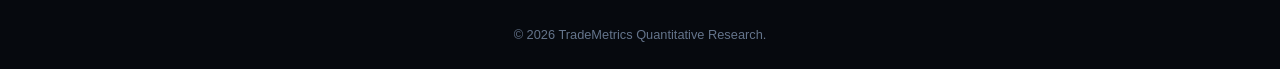
<file: politica-de-cookies.html>
<!DOCTYPE html>
<html lang="es">
<head>
  <!-- Google AdSense -->
  <script async src="https://pagead2.googlesyndication.com/pagead/js/adsbygoogle.js?client=ca-pub-7959072629123030"
     crossorigin="anonymous"></script>
  <meta charset="UTF-8">
  <meta name="viewport" content="width=device-width, initial-scale=1.0">
  <title>Política de Cookies | TradeMetrics</title>
  <meta name="description" content="Información detallada sobre el uso de cookies en TradeMetrics, tipos de cookies y gestión del consentimiento del usuario.">
  <link rel="canonical" href="https://trademetrics.info/politica-de-cookies.html">
  <link rel="stylesheet" href="css/style.css">
</head>
<body>

  <header class="header-main">
  <!-- Google AdSense -->
  <script async src="https://pagead2.googlesyndication.com/pagead/js/adsbygoogle.js?client=ca-pub-7959072629123030"
     crossorigin="anonymous"></script>
    <div class="navbar">
      <div class="logo-area">
        <div class="logo-icon">TM</div>
        <a href="index.html" class="brand-text">Trade<span>Metrics</span></a>
      </div>
      <nav>
        <ul class="nav-links">
          <li><a href="index.html">Terminal</a></li>
          <li><a href="herramientas/index.html" class="nav-btn-tool">&Sigma; Calculadoras</a></li>
        </ul>
      </nav>
    </div>
  </header>

  <main class="container">
    <div class="article-header">
      <span class="card-tag">Cumplimiento RGPD & ePrivacy</span>
      <h1>Política de Cookies</h1>
      <p style="color: #94a3b8;">Última actualización: Marzo de 2026</p>
    </div>

    <div class="article-body">
      <h2>¿Qué son las cookies?</h2>
      <p>
        Una cookie es un pequeño archivo de texto que los sitios web descargan en su ordenador, teléfono inteligente o tableta cuando accede a determinadas páginas. Las cookies permiten a una web almacenar y recuperar información sobre los hábitos de navegación del usuario o de su equipo para optimizar el servicio.
      </p>

      <h2>¿Qué tipos de cookies utiliza TradeMetrics?</h2>
      <div class="data-table-wrap">
        <table class="data-table">
          <thead>
            <tr>
              <th>Categoría</th>
              <th>Finalidad</th>
              <th>Titular</th>
              <th>Duración</th>
            </tr>
          </thead>
          <tbody>
            <tr>
              <td><strong>Técnicas (Necesarias)</strong></td>
              <td>Almacenan el estado del consentimiento de cookies (localStorage) y preferencias de cálculo.</td>
              <td>TradeMetrics</td>
              <td>12 meses</td>
            </tr>
            <tr>
              <td><strong>Publicitarias (Google AdSense)</strong></td>
              <td>Gestionan la frecuencia y relevancia de los anuncios mostrados al visitante en función de la navegación previa.</td>
              <td>Google LLC (Tercero)</td>
              <td>Hasta 24 meses</td>
            </tr>
            <tr>
              <td><strong>Analíticas anónimas</strong></td>
              <td>Miden el tráfico total de la web y páginas de guías más consultadas para mejorar los contenidos.</td>
              <td>Google Analytics / TradeMetrics</td>
              <td>Hasta 14 meses</td>
            </tr>
          </tbody>
        </table>
      </div>

      <h2>Cómo gestionar o bloquear cookies en su navegador</h2>
      <p>
        Puede usted permitir, bloquear o eliminar las cookies instaladas en su equipo mediante la configuración de las opciones del navegador instalado en su ordenador:
      </p>
      <ul>
        <li><strong>Google Chrome:</strong> Configuración &gt; Privacidad y seguridad &gt; Cookies y otros datos de sitios.</li>
        <li><strong>Mozilla Firefox:</strong> Opciones &gt; Privacidad y Seguridad &gt; Cookies y datos del sitio.</li>
        <li><strong>Apple Safari:</strong> Preferencias &gt; Privacidad &gt; Bloquear todas las cookies.</li>
        <li><strong>Microsoft Edge:</strong> Configuración &gt; Permisos del sitio &gt; Cookies y datos del sitio.</li>
      </ul>

      <h2>Actualización de la política</h2>
      <p>
        TradeMetrics puede modificar esta Política de Cookies en función de nuevas exigencias legislativas, reglamentarias o con el fin de adaptar dicha política a las instrucciones dictadas por la AEPD y el Comité Europeo de Protección de Datos (EDPB).
      </p>
    </div>
  </main>

  <footer class="footer-main">
    <div class="footer-bottom">
      &copy; 2026 TradeMetrics Quantitative Research.
    </div>
  </footer>

  <script src="js/ads-config.js"></script>
  <script src="js/main.js"></script>
</body>
</html>
</file>
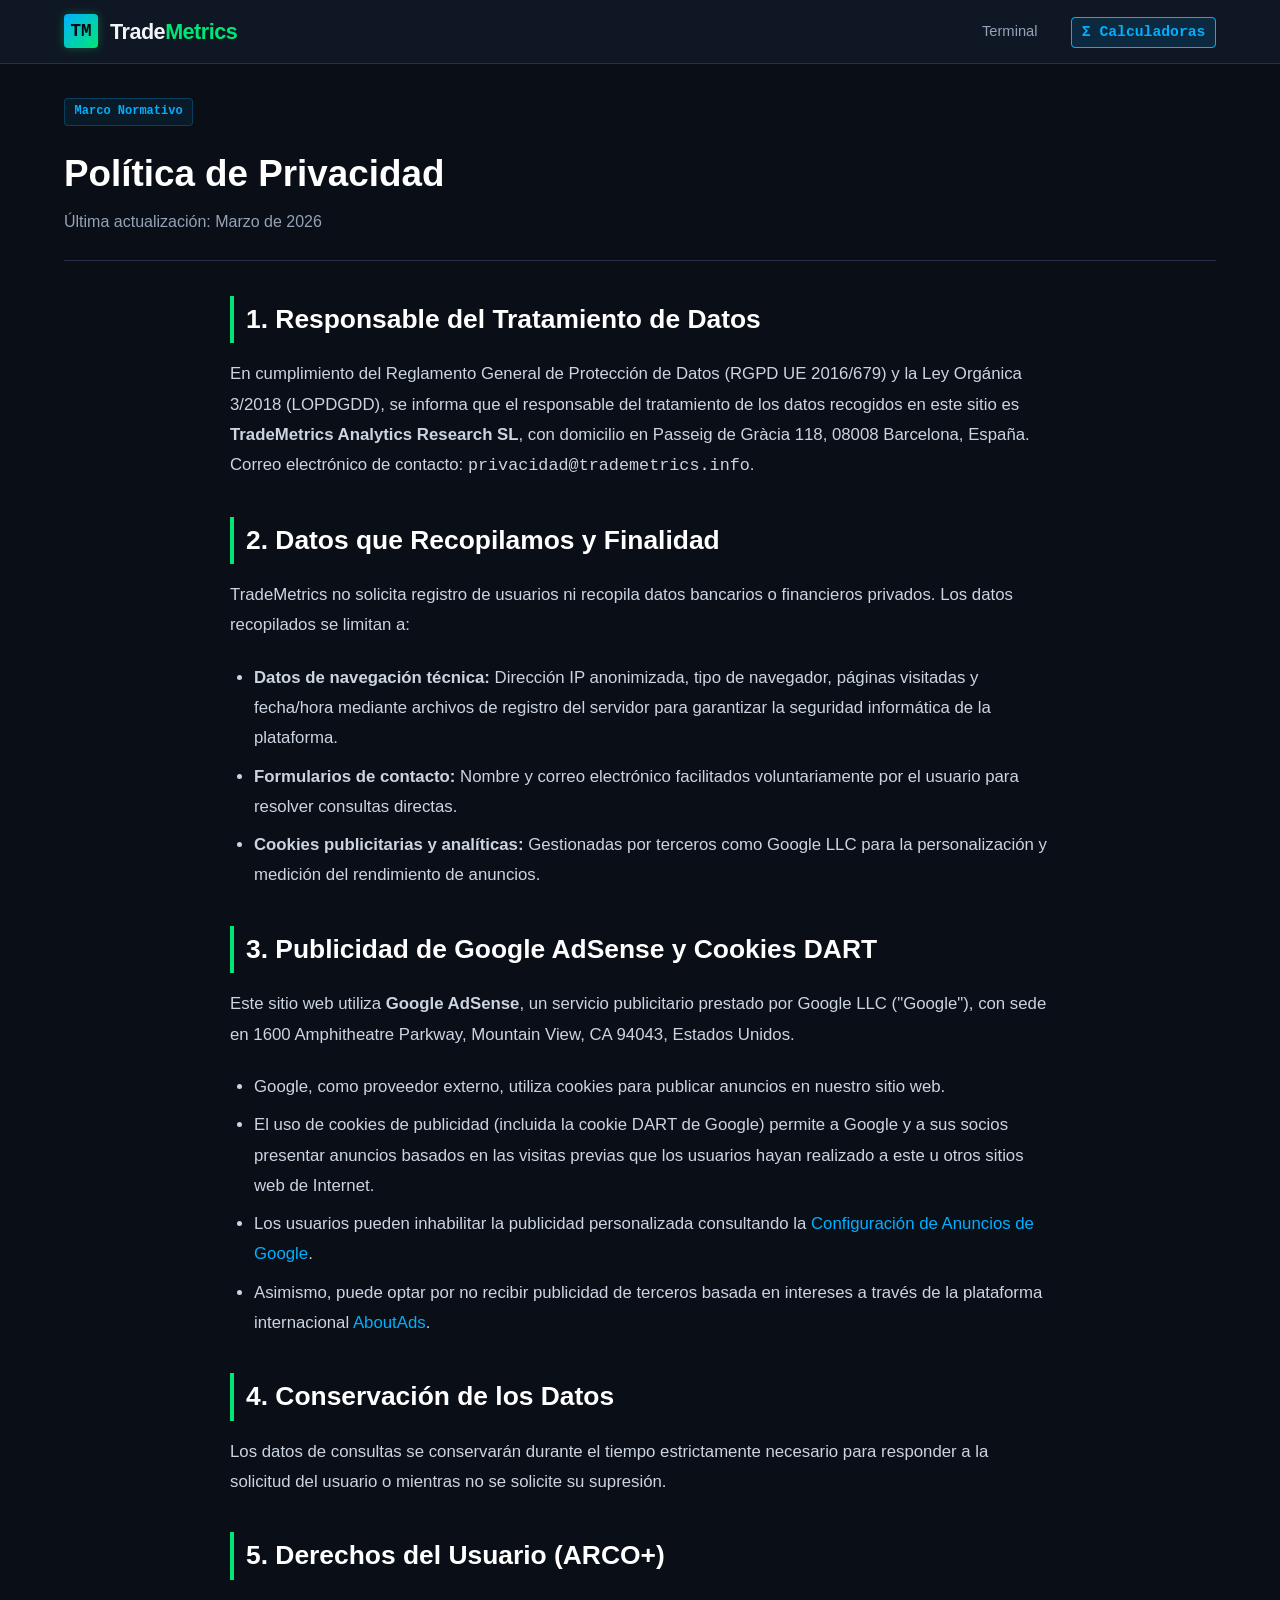
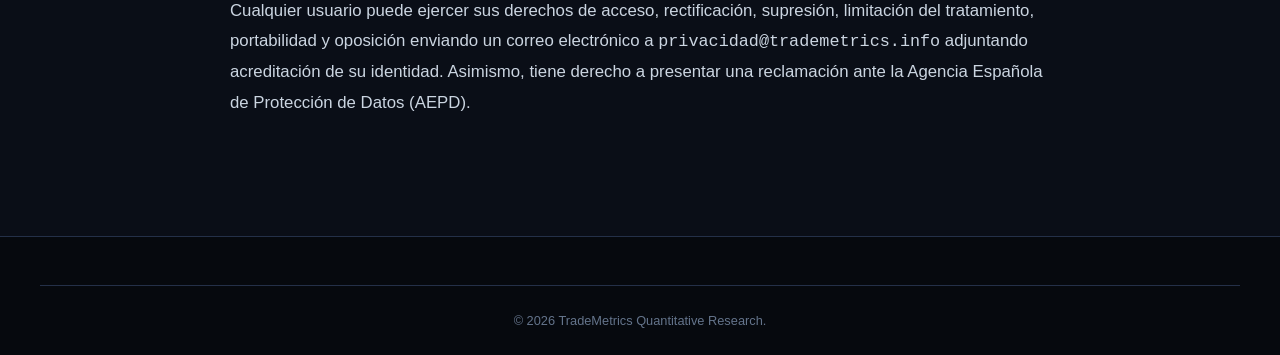
<file: politica-de-privacidad.html>
<!DOCTYPE html>
<html lang="es">
<head>
  <!-- Google AdSense -->
  <script async src="https://pagead2.googlesyndication.com/pagead/js/adsbygoogle.js?client=ca-pub-7959072629123030"
     crossorigin="anonymous"></script>
  <meta charset="UTF-8">
  <meta name="viewport" content="width=device-width, initial-scale=1.0">
  <title>Política de Privacidad | TradeMetrics</title>
  <meta name="description" content="Política de privacidad de TradeMetrics. Tratamiento de datos de acuerdo con el RGPD y normativas de Google AdSense.">
  <link rel="canonical" href="https://trademetrics.info/politica-de-privacidad.html">
  <link rel="stylesheet" href="css/style.css">
</head>
<body>

  <header class="header-main">
  <!-- Google AdSense -->
  <script async src="https://pagead2.googlesyndication.com/pagead/js/adsbygoogle.js?client=ca-pub-7959072629123030"
     crossorigin="anonymous"></script>
    <div class="navbar">
      <div class="logo-area">
        <div class="logo-icon">TM</div>
        <a href="index.html" class="brand-text">Trade<span>Metrics</span></a>
      </div>
      <nav>
        <ul class="nav-links">
          <li><a href="index.html">Terminal</a></li>
          <li><a href="herramientas/index.html" class="nav-btn-tool">&Sigma; Calculadoras</a></li>
        </ul>
      </nav>
    </div>
  </header>

  <main class="container">
    <div class="article-header">
      <span class="card-tag">Marco Normativo</span>
      <h1>Política de Privacidad</h1>
      <p style="color: #94a3b8;">Última actualización: Marzo de 2026</p>
    </div>

    <div class="article-body">
      <h2>1. Responsable del Tratamiento de Datos</h2>
      <p>
        En cumplimiento del Reglamento General de Protección de Datos (RGPD UE 2016/679) y la Ley Orgánica 3/2018 (LOPDGDD), se informa que el responsable del tratamiento de los datos recogidos en este sitio es <strong>TradeMetrics Analytics Research SL</strong>, con domicilio en Passeig de Gràcia 118, 08008 Barcelona, España. Correo electrónico de contacto: <code>privacidad@trademetrics.info</code>.
      </p>

      <h2>2. Datos que Recopilamos y Finalidad</h2>
      <p>
        TradeMetrics no solicita registro de usuarios ni recopila datos bancarios o financieros privados. Los datos recopilados se limitan a:
      </p>
      <ul>
        <li><strong>Datos de navegación técnica:</strong> Dirección IP anonimizada, tipo de navegador, páginas visitadas y fecha/hora mediante archivos de registro del servidor para garantizar la seguridad informática de la plataforma.</li>
        <li><strong>Formularios de contacto:</strong> Nombre y correo electrónico facilitados voluntariamente por el usuario para resolver consultas directas.</li>
        <li><strong>Cookies publicitarias y analíticas:</strong> Gestionadas por terceros como Google LLC para la personalización y medición del rendimiento de anuncios.</li>
      </ul>

      <h2>3. Publicidad de Google AdSense y Cookies DART</h2>
      <p>
        Este sitio web utiliza <strong>Google AdSense</strong>, un servicio publicitario prestado por Google LLC ("Google"), con sede en 1600 Amphitheatre Parkway, Mountain View, CA 94043, Estados Unidos.
      </p>
      <ul>
        <li>Google, como proveedor externo, utiliza cookies para publicar anuncios en nuestro sitio web.</li>
        <li>El uso de cookies de publicidad (incluida la cookie DART de Google) permite a Google y a sus socios presentar anuncios basados en las visitas previas que los usuarios hayan realizado a este u otros sitios web de Internet.</li>
        <li>Los usuarios pueden inhabilitar la publicidad personalizada consultando la <a href="https://adssettings.google.com/" target="_blank" rel="noopener">Configuración de Anuncios de Google</a>.</li>
        <li>Asimismo, puede optar por no recibir publicidad de terceros basada en intereses a través de la plataforma internacional <a href="https://www.aboutads.info/choices/" target="_blank" rel="noopener">AboutAds</a>.</li>
      </ul>

      <h2>4. Conservación de los Datos</h2>
      <p>
        Los datos de consultas se conservarán durante el tiempo estrictamente necesario para responder a la solicitud del usuario o mientras no se solicite su supresión.
      </p>

      <h2>5. Derechos del Usuario (ARCO+)</h2>
      <p>
        Cualquier usuario puede ejercer sus derechos de acceso, rectificación, supresión, limitación del tratamiento, portabilidad y oposición enviando un correo electrónico a <code>privacidad@trademetrics.info</code> adjuntando acreditación de su identidad. Asimismo, tiene derecho a presentar una reclamación ante la Agencia Española de Protección de Datos (AEPD).
      </p>
    </div>
  </main>

  <footer class="footer-main">
    <div class="footer-bottom">
      &copy; 2026 TradeMetrics Quantitative Research.
    </div>
  </footer>

  <script src="js/ads-config.js"></script>
  <script src="js/main.js"></script>
</body>
</html>
</file>
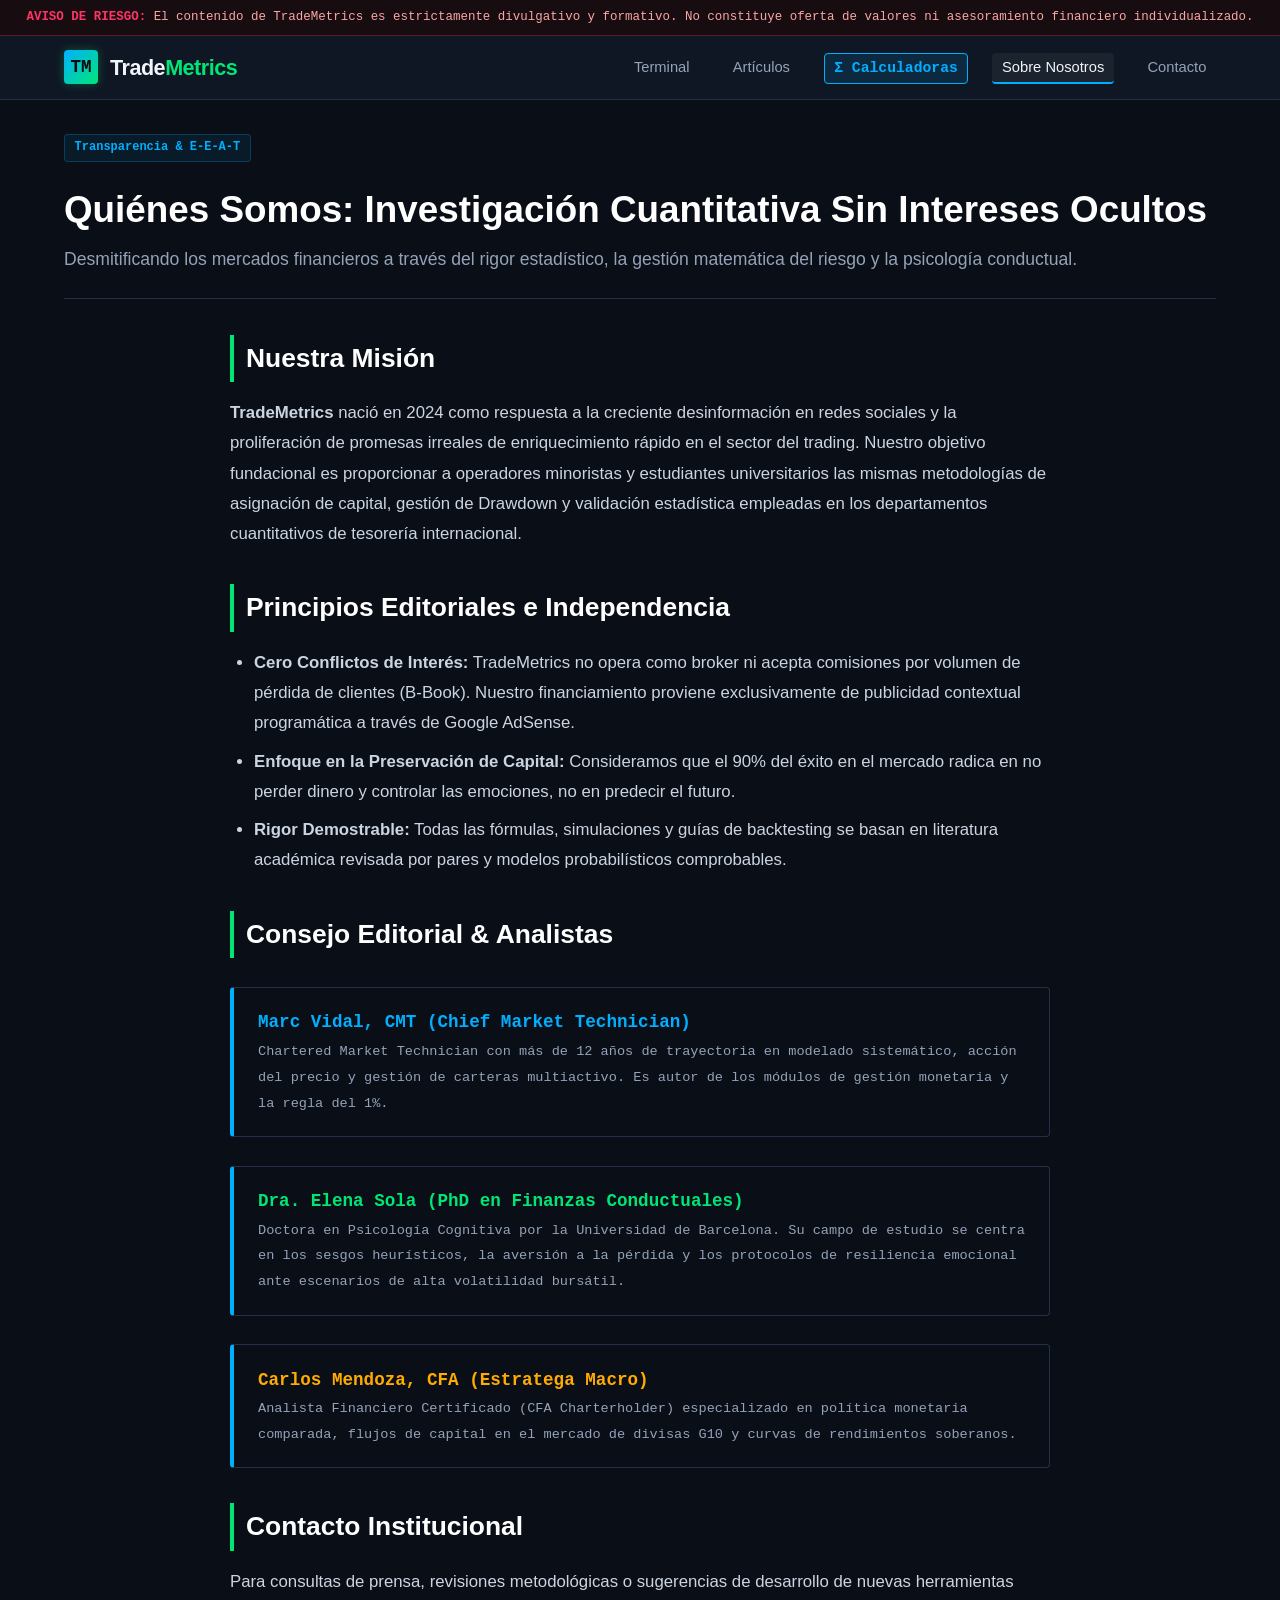
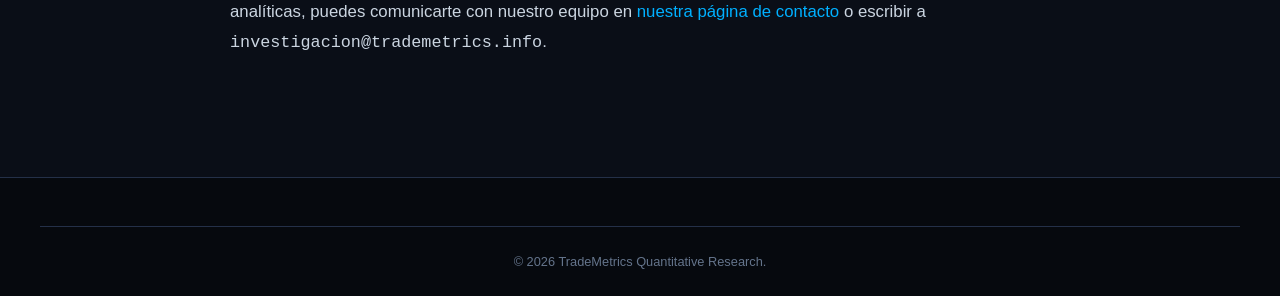
<file: sobre-nosotros.html>
<!DOCTYPE html>
<html lang="es">
<head>
  <!-- Google AdSense -->
  <script async src="https://pagead2.googlesyndication.com/pagead/js/adsbygoogle.js?client=ca-pub-7959072629123030"
     crossorigin="anonymous"></script>
  <meta charset="UTF-8">
  <meta name="viewport" content="width=device-width, initial-scale=1.0">
  <title>Sobre Nosotros y Equipo Editorial | TradeMetrics Quantitative Research</title>
  <meta name="description" content="Conoce al equipo de analistas, acreditaciones profesionales (CMT, CFA) y la metodología de investigación cuantitativa independiente de TradeMetrics.">
  <link rel="canonical" href="https://trademetrics.info/sobre-nosotros.html">
  <link rel="stylesheet" href="css/style.css">
</head>
<body>

  <div class="risk-disclaimer-top">
    <strong>AVISO DE RIESGO:</strong> El contenido de TradeMetrics es estrictamente divulgativo y formativo. No constituye oferta de valores ni asesoramiento financiero individualizado.
  </div>

  <header class="header-main">
  <!-- Google AdSense -->
  <script async src="https://pagead2.googlesyndication.com/pagead/js/adsbygoogle.js?client=ca-pub-7959072629123030"
     crossorigin="anonymous"></script>
    <div class="navbar">
      <div class="logo-area">
        <div class="logo-icon">TM</div>
        <a href="index.html" class="brand-text">Trade<span>Metrics</span></a>
      </div>
      <button class="mobile-menu-btn" aria-label="Abrir menú">&equiv;</button>
      <nav>
        <ul class="nav-links">
          <li><a href="index.html">Terminal</a></li>
          <li><a href="index.html#articulos">Artículos</a></li>
          <li><a href="herramientas/index.html" class="nav-btn-tool">&Sigma; Calculadoras</a></li>
          <li><a href="sobre-nosotros.html" class="active">Sobre Nosotros</a></li>
          <li><a href="contacto.html">Contacto</a></li>
        </ul>
      </nav>
    </div>
  </header>

  <main class="container">
    <div class="article-header">
      <span class="card-tag">Transparencia & E-E-A-T</span>
      <h1>Quiénes Somos: Investigación Cuantitativa Sin Intereses Ocultos</h1>
      <p style="color: #94a3b8; font-size: 1.1rem;">
        Desmitificando los mercados financieros a través del rigor estadístico, la gestión matemática del riesgo y la psicología conductual.
      </p>
    </div>

    <div class="article-body">
      <h2>Nuestra Misión</h2>
      <p>
        <strong>TradeMetrics</strong> nació en 2024 como respuesta a la creciente desinformación en redes sociales y la proliferación de promesas irreales de enriquecimiento rápido en el sector del trading. Nuestro objetivo fundacional es proporcionar a operadores minoristas y estudiantes universitarios las mismas metodologías de asignación de capital, gestión de Drawdown y validación estadística empleadas en los departamentos cuantitativos de tesorería internacional.
      </p>

      <h2>Principios Editoriales e Independencia</h2>
      <ul>
        <li><strong>Cero Conflictos de Interés:</strong> TradeMetrics no opera como broker ni acepta comisiones por volumen de pérdida de clientes (B-Book). Nuestro financiamiento proviene exclusivamente de publicidad contextual programática a través de Google AdSense.</li>
        <li><strong>Enfoque en la Preservación de Capital:</strong> Consideramos que el 90% del éxito en el mercado radica en no perder dinero y controlar las emociones, no en predecir el futuro.</li>
        <li><strong>Rigor Demostrable:</strong> Todas las fórmulas, simulaciones y guías de backtesting se basan en literatura académica revisada por pares y modelos probabilísticos comprobables.</li>
      </ul>

      <h2>Consejo Editorial & Analistas</h2>
      
      <div class="terminal-box" style="margin-bottom: 1.5rem;">
        <strong style="color: #00b0ff; font-size: 1.1rem;">Marc Vidal, CMT (Chief Market Technician)</strong><br>
        <span style="color: #94a3b8; font-size: 0.85rem;">Chartered Market Technician con más de 12 años de trayectoria en modelado sistemático, acción del precio y gestión de carteras multiactivo. Es autor de los módulos de gestión monetaria y la regla del 1%.</span>
      </div>

      <div class="terminal-box" style="margin-bottom: 1.5rem;">
        <strong style="color: #00e676; font-size: 1.1rem;">Dra. Elena Sola (PhD en Finanzas Conductuales)</strong><br>
        <span style="color: #94a3b8; font-size: 0.85rem;">Doctora en Psicología Cognitiva por la Universidad de Barcelona. Su campo de estudio se centra en los sesgos heurísticos, la aversión a la pérdida y los protocolos de resiliencia emocional ante escenarios de alta volatilidad bursátil.</span>
      </div>

      <div class="terminal-box">
        <strong style="color: #ffab00; font-size: 1.1rem;">Carlos Mendoza, CFA (Estratega Macro)</strong><br>
        <span style="color: #94a3b8; font-size: 0.85rem;">Analista Financiero Certificado (CFA Charterholder) especializado en política monetaria comparada, flujos de capital en el mercado de divisas G10 y curvas de rendimientos soberanos.</span>
      </div>

      <h2>Contacto Institucional</h2>
      <p>
        Para consultas de prensa, revisiones metodológicas o sugerencias de desarrollo de nuevas herramientas analíticas, puedes comunicarte con nuestro equipo en <a href="contacto.html">nuestra página de contacto</a> o escribir a <code>investigacion@trademetrics.info</code>.
      </p>
    </div>
  </main>

  <footer class="footer-main">
    <div class="footer-bottom">
      &copy; 2026 TradeMetrics Quantitative Research.
    </div>
  </footer>

  <script src="js/ads-config.js"></script>
  <script src="js/main.js"></script>
</body>
</html>
</file>
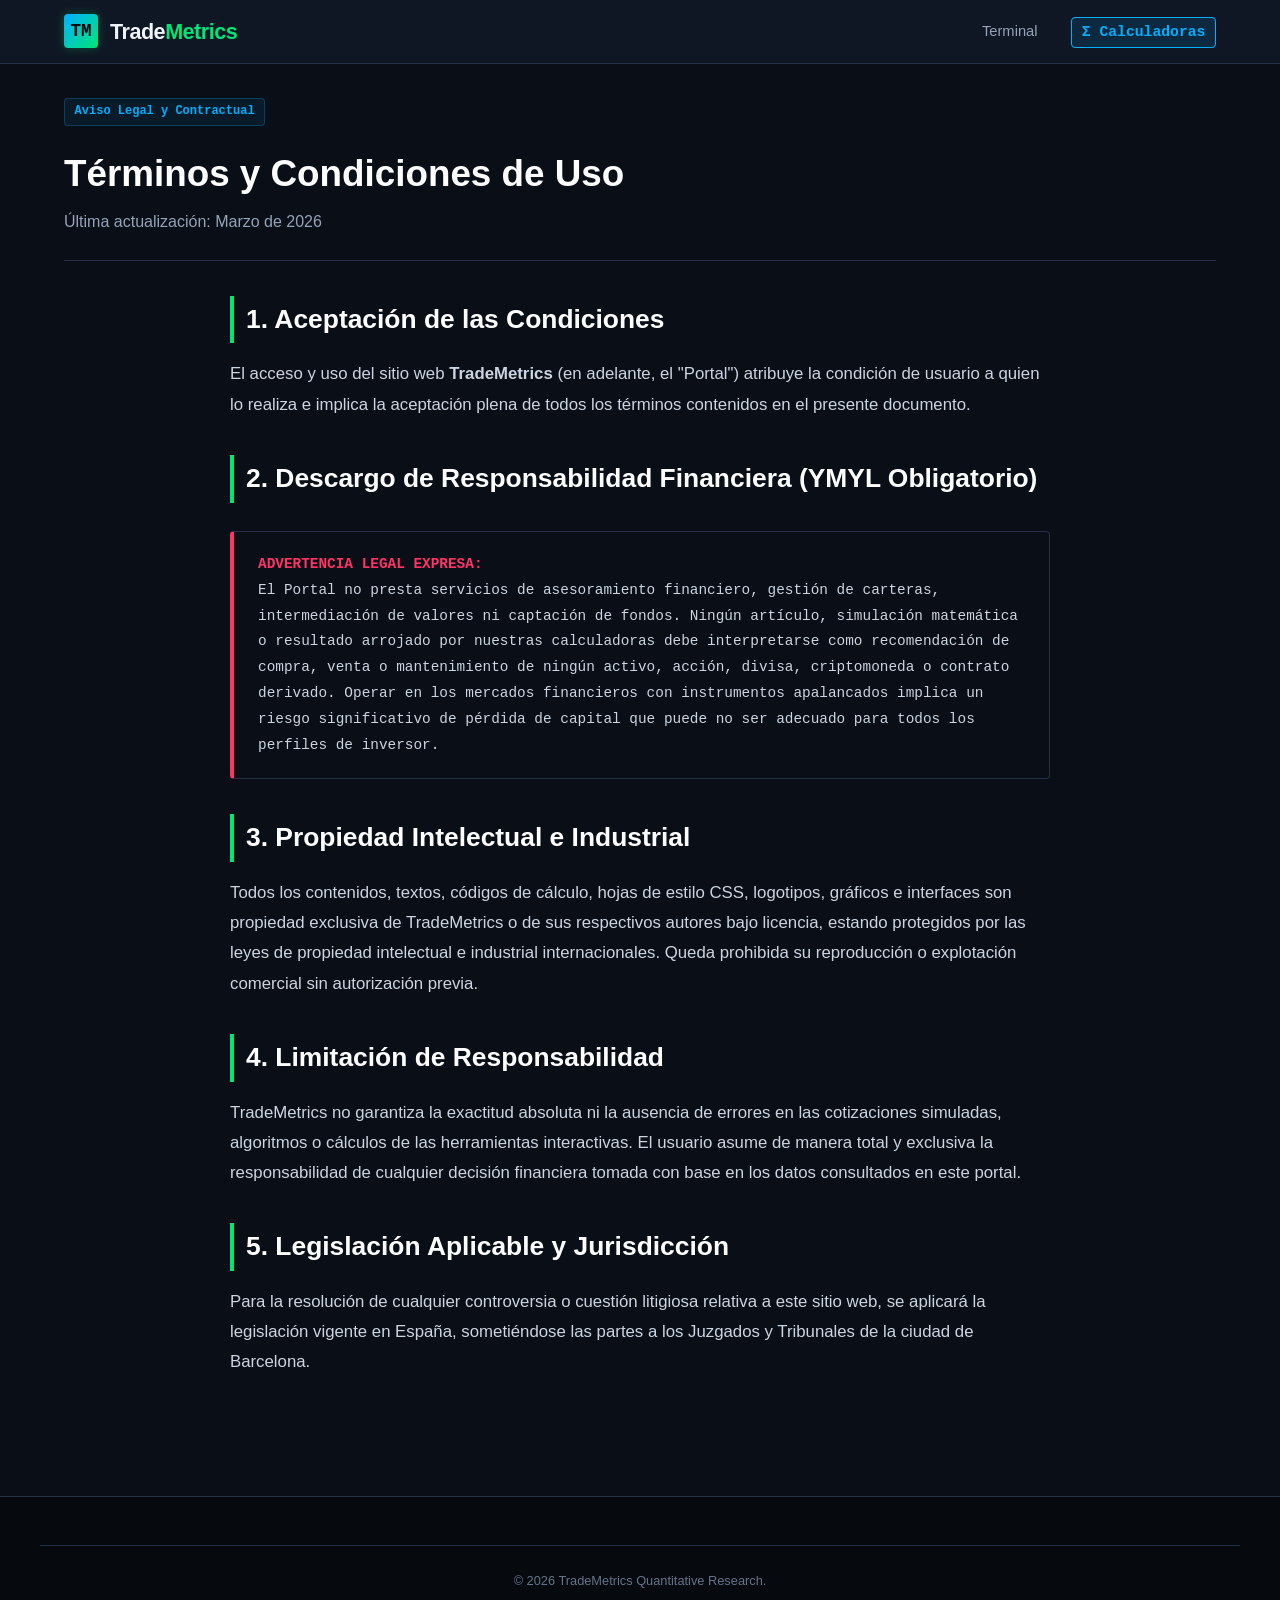
<file: terminos-y-condiciones.html>
<!DOCTYPE html>
<html lang="es">
<head>
  <!-- Google AdSense -->
  <script async src="https://pagead2.googlesyndication.com/pagead/js/adsbygoogle.js?client=ca-pub-7959072629123030"
     crossorigin="anonymous"></script>
  <meta charset="UTF-8">
  <meta name="viewport" content="width=device-width, initial-scale=1.0">
  <title>Términos y Condiciones de Uso | TradeMetrics</title>
  <meta name="description" content="Términos y condiciones de uso del portal TradeMetrics. Descargo de responsabilidad financiera y propiedad intelectual.">
  <link rel="canonical" href="https://trademetrics.info/terminos-y-condiciones.html">
  <link rel="stylesheet" href="css/style.css">
</head>
<body>

  <header class="header-main">
  <!-- Google AdSense -->
  <script async src="https://pagead2.googlesyndication.com/pagead/js/adsbygoogle.js?client=ca-pub-7959072629123030"
     crossorigin="anonymous"></script>
    <div class="navbar">
      <div class="logo-area">
        <div class="logo-icon">TM</div>
        <a href="index.html" class="brand-text">Trade<span>Metrics</span></a>
      </div>
      <nav>
        <ul class="nav-links">
          <li><a href="index.html">Terminal</a></li>
          <li><a href="herramientas/index.html" class="nav-btn-tool">&Sigma; Calculadoras</a></li>
        </ul>
      </nav>
    </div>
  </header>

  <main class="container">
    <div class="article-header">
      <span class="card-tag">Aviso Legal y Contractual</span>
      <h1>Términos y Condiciones de Uso</h1>
      <p style="color: #94a3b8;">Última actualización: Marzo de 2026</p>
    </div>

    <div class="article-body">
      <h2>1. Aceptación de las Condiciones</h2>
      <p>
        El acceso y uso del sitio web <strong>TradeMetrics</strong> (en adelante, el "Portal") atribuye la condición de usuario a quien lo realiza e implica la aceptación plena de todos los términos contenidos en el presente documento.
      </p>

      <h2>2. Descargo de Responsabilidad Financiera (YMYL Obligatorio)</h2>
      <div class="terminal-box" style="border-left-color: #ff3366;">
        <strong style="color: #ff3366;">ADVERTENCIA LEGAL EXPRESA:</strong><br>
        El Portal no presta servicios de asesoramiento financiero, gestión de carteras, intermediación de valores ni captación de fondos. Ningún artículo, simulación matemática o resultado arrojado por nuestras calculadoras debe interpretarse como recomendación de compra, venta o mantenimiento de ningún activo, acción, divisa, criptomoneda o contrato derivado. Operar en los mercados financieros con instrumentos apalancados implica un riesgo significativo de pérdida de capital que puede no ser adecuado para todos los perfiles de inversor.
      </div>

      <h2>3. Propiedad Intelectual e Industrial</h2>
      <p>
        Todos los contenidos, textos, códigos de cálculo, hojas de estilo CSS, logotipos, gráficos e interfaces son propiedad exclusiva de TradeMetrics o de sus respectivos autores bajo licencia, estando protegidos por las leyes de propiedad intelectual e industrial internacionales. Queda prohibida su reproducción o explotación comercial sin autorización previa.
      </p>

      <h2>4. Limitación de Responsabilidad</h2>
      <p>
        TradeMetrics no garantiza la exactitud absoluta ni la ausencia de errores en las cotizaciones simuladas, algoritmos o cálculos de las herramientas interactivas. El usuario asume de manera total y exclusiva la responsabilidad de cualquier decisión financiera tomada con base en los datos consultados en este portal.
      </p>

      <h2>5. Legislación Aplicable y Jurisdicción</h2>
      <p>
        Para la resolución de cualquier controversia o cuestión litigiosa relativa a este sitio web, se aplicará la legislación vigente en España, sometiéndose las partes a los Juzgados y Tribunales de la ciudad de Barcelona.
      </p>
    </div>
  </main>

  <footer class="footer-main">
    <div class="footer-bottom">
      &copy; 2026 TradeMetrics Quantitative Research.
    </div>
  </footer>

  <script src="js/ads-config.js"></script>
  <script src="js/main.js"></script>
</body>
</html>
</file>
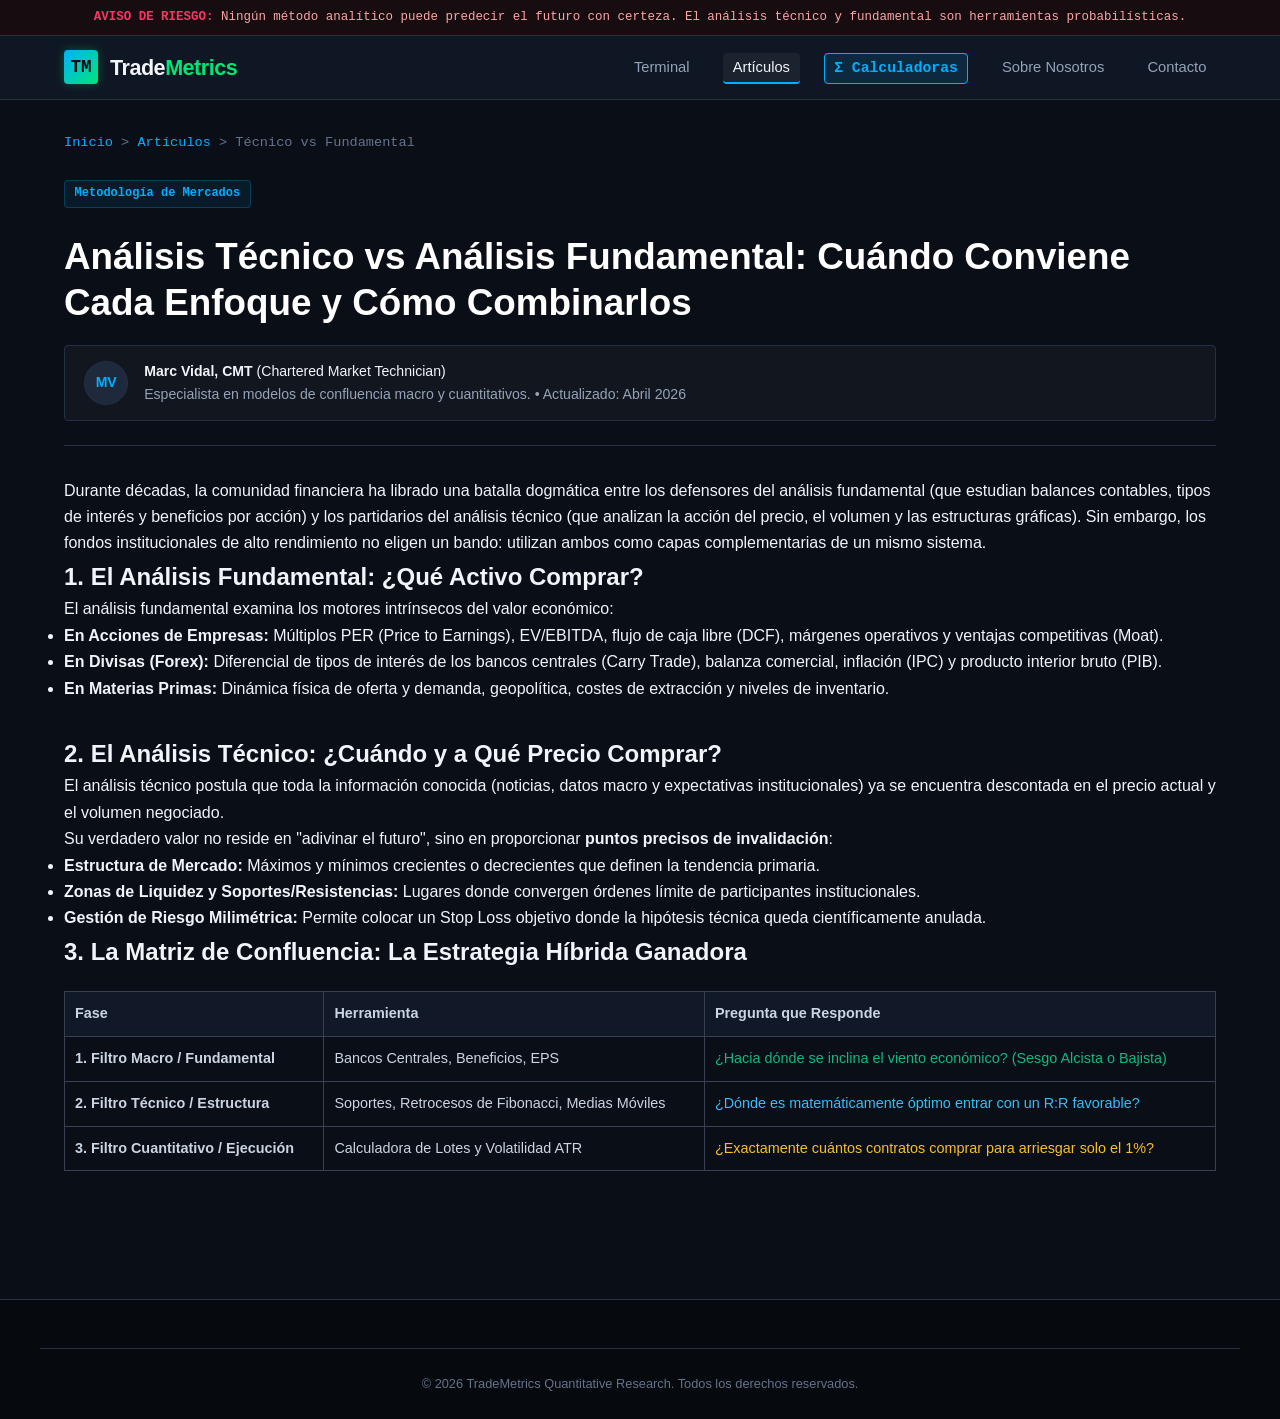
<file: articulos/analisis-tecnico-vs-analisis-fundamental-guia.html>
<!DOCTYPE html>
<html lang="es">
<head>
  <!-- Google AdSense -->
  <script async src="https://pagead2.googlesyndication.com/pagead/js/adsbygoogle.js?client=ca-pub-7959072629123030"
     crossorigin="anonymous"></script>
  <meta charset="UTF-8">
  <meta name="viewport" content="width=device-width, initial-scale=1.0">
  <title>Análisis Técnico vs Análisis Fundamental: Guía Definitiva de Confluencia | TradeMetrics</title>
  <meta name="description" content="Comparativa objetiva entre análisis técnico cuantitativo y análisis fundamental macroeconómico: fortalezas, limitaciones y cómo fusionar ambos para generar alfa.">
  <link rel="canonical" href="https://trademetrics.info/articulos/analisis-tecnico-vs-analisis-fundamental-guia.html">
  <link rel="stylesheet" href="../css/style.css">
  
  <script type="application/ld+json">
  {
    "@context": "https://schema.org",
    "@type": "Article",
    "headline": "Análisis Técnico vs Análisis Fundamental: Guía Definitiva de Confluencia",
    "description": "Estudio comparativo de los dos grandes paradigmas de inversión y trading en mercados financieros modernos.",
    "author": {
      "@type": "Person",
      "name": "Marc Vidal, CMT",
      "jobTitle": "Analista Técnico Cuantitativo"
    },
    "publisher": {
      "@type": "Organization",
      "name": "TradeMetrics",
      "url": "https://trademetrics.info/"
    },
    "datePublished": "2026-03-26",
    "dateModified": "2026-04-03"
  }
  </script>
</head>
<body>

  <div class="risk-disclaimer-top">
    <strong>AVISO DE RIESGO:</strong> Ningún método analítico puede predecir el futuro con certeza. El análisis técnico y fundamental son herramientas probabilísticas.
  </div>

  <header class="header-main">
  <!-- Google AdSense -->
  <script async src="https://pagead2.googlesyndication.com/pagead/js/adsbygoogle.js?client=ca-pub-7959072629123030"
     crossorigin="anonymous"></script>
    <div class="navbar">
      <div class="logo-area">
        <div class="logo-icon">TM</div>
        <a href="../index.html" class="brand-text">Trade<span>Metrics</span></a>
      </div>
      <button class="mobile-menu-btn" aria-label="Abrir menú">&equiv;</button>
      <nav>
        <ul class="nav-links">
          <li><a href="../index.html">Terminal</a></li>
          <li><a href="../index.html#articulos" class="active">Artículos</a></li>
          <li><a href="../herramientas/index.html" class="nav-btn-tool">&Sigma; Calculadoras</a></li>
          <li><a href="../sobre-nosotros.html">Sobre Nosotros</a></li>
          <li><a href="../contacto.html">Contacto</a></li>
        </ul>
      </nav>
    </div>
  </header>

  <main class="container">
    <nav style="font-size: 0.85rem; color: #64748b; margin-bottom: 1.5rem; font-family: monospace;">
      <a href="../index.html">Inicio</a> &gt; <a href="../index.html#articulos">Artículos</a> &gt; <span>Técnico vs Fundamental</span>
    </nav>

    <div class="article-header">
      <span class="card-tag">Metodología de Mercados</span>
      <h1>Análisis Técnico vs Análisis Fundamental: Cuándo Conviene Cada Enfoque y Cómo Combinarlos</h1>
      
      <div class="author-box">
        <div class="author-avatar">MV</div>
        <div class="author-details">
          <strong>Marc Vidal, CMT</strong> (Chartered Market Technician)
          <p>Especialista en modelos de confluencia macro y cuantitativos. &bull; Actualizado: Abril 2026</p>
        </div>
      </div>
    </div>

    <!-- AdSense Slot In-Article Top -->
    <div id="ad-article-top" data-ad-slot="ARTICLE_TOP" class="ad-slot-container"></div>

    <div class="article-content">
      <p>
        Durante décadas, la comunidad financiera ha librado una batalla dogmática entre los defensores del análisis fundamental (que estudian balances contables, tipos de interés y beneficios por acción) y los partidarios del análisis técnico (que analizan la acción del precio, el volumen y las estructuras gráficas). Sin embargo, los fondos institucionales de alto rendimiento no eligen un bando: utilizan ambos como capas complementarias de un mismo sistema.
      </p>

      <h2>1. El Análisis Fundamental: ¿Qué Activo Comprar?</h2>
      <p>
        El análisis fundamental examina los motores intrínsecos del valor económico:
      </p>
      <ul>
        <li><strong>En Acciones de Empresas:</strong> Múltiplos PER (Price to Earnings), EV/EBITDA, flujo de caja libre (DCF), márgenes operativos y ventajas competitivas (Moat).</li>
        <li><strong>En Divisas (Forex):</strong> Diferencial de tipos de interés de los bancos centrales (Carry Trade), balanza comercial, inflación (IPC) y producto interior bruto (PIB).</li>
        <li><strong>En Materias Primas:</strong> Dinámica física de oferta y demanda, geopolítica, costes de extracción y niveles de inventario.</li>
      </ul>

      <!-- AdSense Slot In-Article Middle -->
      <div id="ad-article-mid" data-ad-slot="ARTICLE_MID" class="ad-slot-container"></div>

      <h2>2. El Análisis Técnico: ¿Cuándo y a Qué Precio Comprar?</h2>
      <p>
        El análisis técnico postula que toda la información conocida (noticias, datos macro y expectativas institucionales) ya se encuentra descontada en el precio actual y el volumen negociado.
      </p>
      <p>
        Su verdadero valor no reside en "adivinar el futuro", sino en proporcionar <strong>puntos precisos de invalidación</strong>:
      </p>
      <ul>
        <li><strong>Estructura de Mercado:</strong> Máximos y mínimos crecientes o decrecientes que definen la tendencia primaria.</li>
        <li><strong>Zonas de Liquidez y Soportes/Resistencias:</strong> Lugares donde convergen órdenes límite de participantes institucionales.</li>
        <li><strong>Gestión de Riesgo Milimétrica:</strong> Permite colocar un Stop Loss objetivo donde la hipótesis técnica queda científicamente anulada.</li>
      </ul>

      <h2>3. La Matriz de Confluencia: La Estrategia Híbrida Ganadora</h2>
      <table style="width: 100%; border-collapse: collapse; margin: 20px 0; font-size: 0.9rem; color: #cbd5e1;">
        <thead>
          <tr style="background: #111827; text-align: left;">
            <th style="padding: 10px; border: 1px solid #374151;">Fase</th>
            <th style="padding: 10px; border: 1px solid #374151;">Herramienta</th>
            <th style="padding: 10px; border: 1px solid #374151;">Pregunta que Responde</th>
          </tr>
        </thead>
        <tbody>
          <tr>
            <td style="padding: 10px; border: 1px solid #374151; font-weight: 600;">1. Filtro Macro / Fundamental</td>
            <td style="padding: 10px; border: 1px solid #374151;">Bancos Centrales, Beneficios, EPS</td>
            <td style="padding: 10px; border: 1px solid #374151; color: #10b981;">¿Hacia dónde se inclina el viento económico? (Sesgo Alcista o Bajista)</td>
          </tr>
          <tr>
            <td style="padding: 10px; border: 1px solid #374151; font-weight: 600;">2. Filtro Técnico / Estructura</td>
            <td style="padding: 10px; border: 1px solid #374151;">Soportes, Retrocesos de Fibonacci, Medias Móviles</td>
            <td style="padding: 10px; border: 1px solid #374151; color: #38bdf8;">¿Dónde es matemáticamente óptimo entrar con un R:R favorable?</td>
          </tr>
          <tr>
            <td style="padding: 10px; border: 1px solid #374151; font-weight: 600;">3. Filtro Cuantitativo / Ejecución</td>
            <td style="padding: 10px; border: 1px solid #374151;">Calculadora de Lotes y Volatilidad ATR</td>
            <td style="padding: 10px; border: 1px solid #374151; color: #fbbf24;">¿Exactamente cuántos contratos comprar para arriesgar solo el 1%?</td>
          </tr>
        </tbody>
      </table>
    </div>

    <!-- AdSense Slot In-Article Bottom -->
    <div id="ad-article-bottom" data-ad-slot="ARTICLE_BOTTOM" class="ad-slot-container"></div>
  </main>

  <footer class="footer-main">
    <div class="footer-bottom">
      &copy; 2026 TradeMetrics Quantitative Research. Todos los derechos reservados.
    </div>
  </footer>

</body>
</html>
</file>
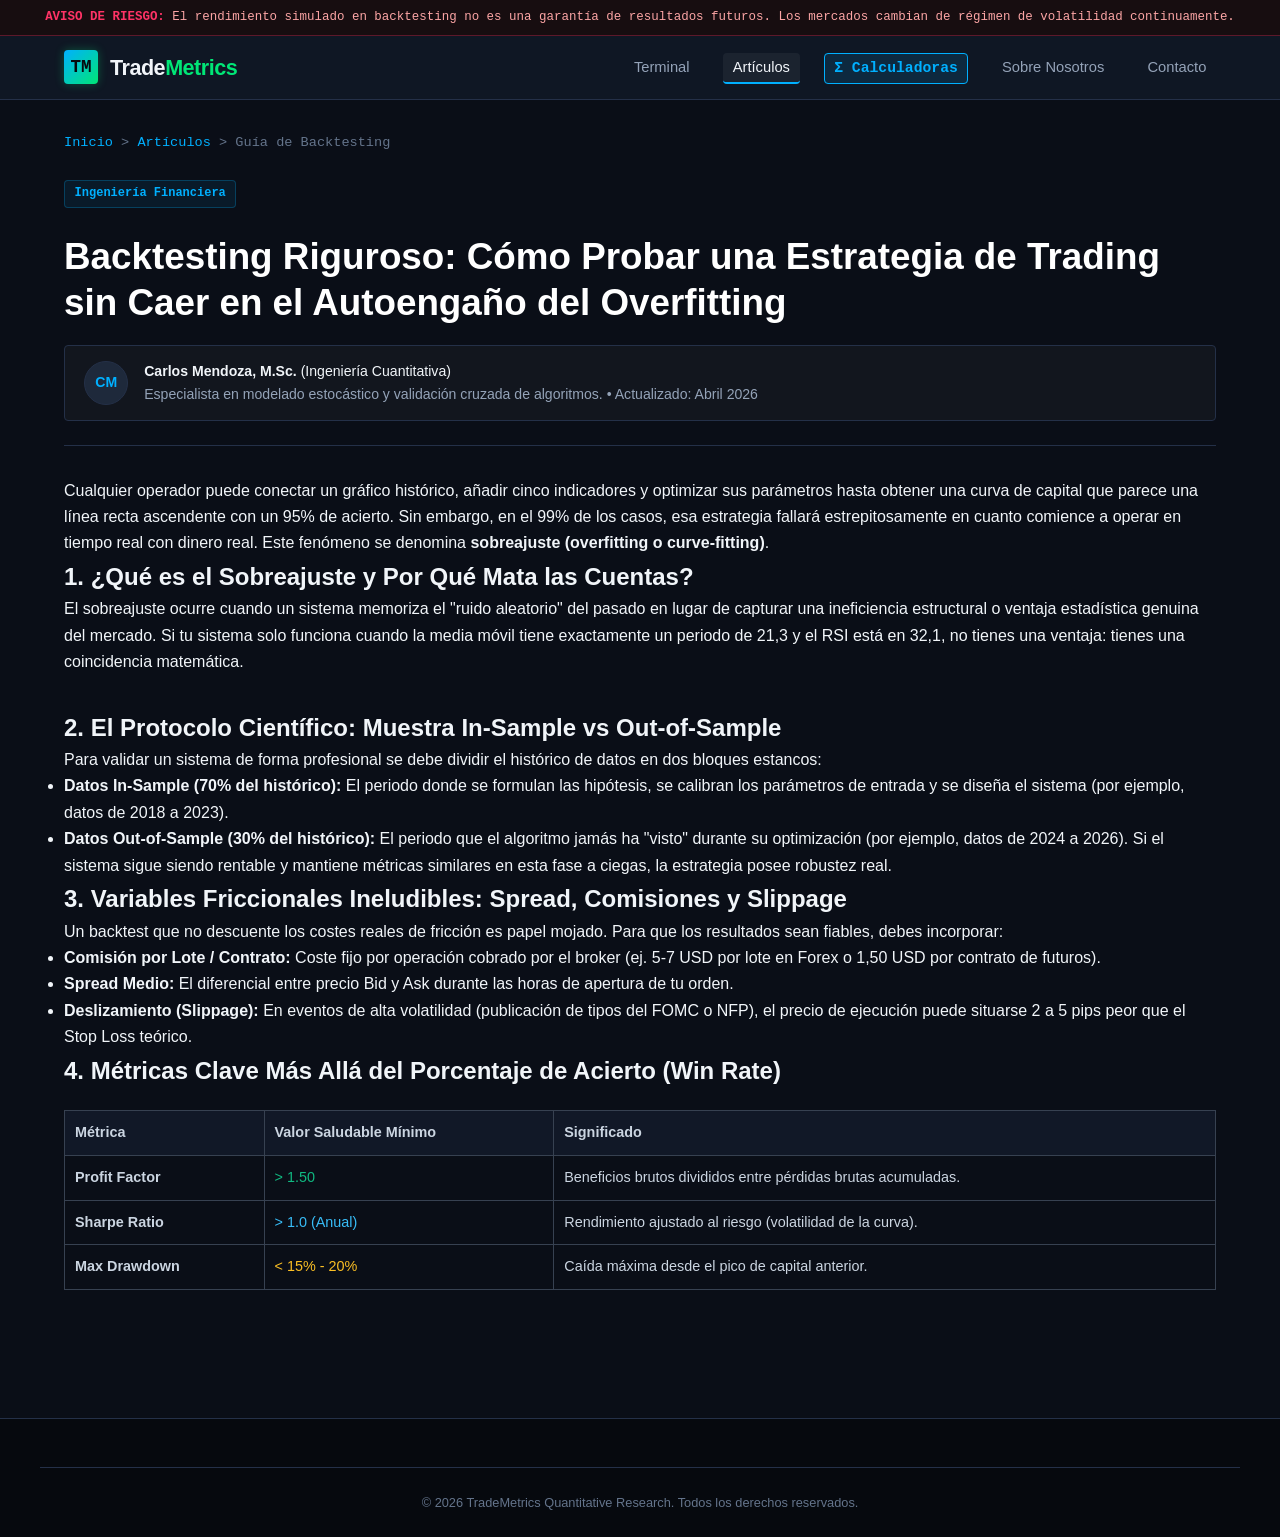
<file: articulos/como-hacer-backtesting-estrategia-trading.html>
<!DOCTYPE html>
<html lang="es">
<head>
  <!-- Google AdSense -->
  <script async src="https://pagead2.googlesyndication.com/pagead/js/adsbygoogle.js?client=ca-pub-7959072629123030"
     crossorigin="anonymous"></script>
  <meta charset="UTF-8">
  <meta name="viewport" content="width=device-width, initial-scale=1.0">
  <title>Cómo Hacer Backtesting de una Estrategia de Trading: Guía Cuantitativa | TradeMetrics</title>
  <meta name="description" content="Aprende a validar sistemas de trading sin autoengaño: sesgo de sobreajuste (overfitting), pruebas out-of-sample, modelado de slippage y comisiones, y ratio de Sharpe.">
  <link rel="canonical" href="https://trademetrics.info/articulos/como-hacer-backtesting-estrategia-trading.html">
  <link rel="stylesheet" href="../css/style.css">
  
  <script type="application/ld+json">
  {
    "@context": "https://schema.org",
    "@type": "Article",
    "headline": "Cómo Hacer Backtesting de una Estrategia de Trading: Guía Cuantitativa",
    "description": "Metodología científica para someter estrategias algorítmicas y manuales a pruebas de estrés histórico rigurosas.",
    "author": {
      "@type": "Person",
      "name": "Carlos Mendoza, M.Sc.",
      "jobTitle": "Analista Cuantitativo"
    },
    "publisher": {
      "@type": "Organization",
      "name": "TradeMetrics",
      "url": "https://trademetrics.info/"
    },
    "datePublished": "2026-03-30",
    "dateModified": "2026-04-05"
  }
  </script>
</head>
<body>

  <div class="risk-disclaimer-top">
    <strong>AVISO DE RIESGO:</strong> El rendimiento simulado en backtesting no es una garantía de resultados futuros. Los mercados cambian de régimen de volatilidad continuamente.
  </div>

  <header class="header-main">
  <!-- Google AdSense -->
  <script async src="https://pagead2.googlesyndication.com/pagead/js/adsbygoogle.js?client=ca-pub-7959072629123030"
     crossorigin="anonymous"></script>
    <div class="navbar">
      <div class="logo-area">
        <div class="logo-icon">TM</div>
        <a href="../index.html" class="brand-text">Trade<span>Metrics</span></a>
      </div>
      <button class="mobile-menu-btn" aria-label="Abrir menú">&equiv;</button>
      <nav>
        <ul class="nav-links">
          <li><a href="../index.html">Terminal</a></li>
          <li><a href="../index.html#articulos" class="active">Artículos</a></li>
          <li><a href="../herramientas/index.html" class="nav-btn-tool">&Sigma; Calculadoras</a></li>
          <li><a href="../sobre-nosotros.html">Sobre Nosotros</a></li>
          <li><a href="../contacto.html">Contacto</a></li>
        </ul>
      </nav>
    </div>
  </header>

  <main class="container">
    <nav style="font-size: 0.85rem; color: #64748b; margin-bottom: 1.5rem; font-family: monospace;">
      <a href="../index.html">Inicio</a> &gt; <a href="../index.html#articulos">Artículos</a> &gt; <span>Guía de Backtesting</span>
    </nav>

    <div class="article-header">
      <span class="card-tag">Ingeniería Financiera</span>
      <h1>Backtesting Riguroso: Cómo Probar una Estrategia de Trading sin Caer en el Autoengaño del Overfitting</h1>
      
      <div class="author-box">
        <div class="author-avatar">CM</div>
        <div class="author-details">
          <strong>Carlos Mendoza, M.Sc.</strong> (Ingeniería Cuantitativa)
          <p>Especialista en modelado estocástico y validación cruzada de algoritmos. &bull; Actualizado: Abril 2026</p>
        </div>
      </div>
    </div>

    <!-- AdSense Slot In-Article Top -->
    <div id="ad-article-top" data-ad-slot="ARTICLE_TOP" class="ad-slot-container"></div>

    <div class="article-content">
      <p>
        Cualquier operador puede conectar un gráfico histórico, añadir cinco indicadores y optimizar sus parámetros hasta obtener una curva de capital que parece una línea recta ascendente con un 95% de acierto. Sin embargo, en el 99% de los casos, esa estrategia fallará estrepitosamente en cuanto comience a operar en tiempo real con dinero real. Este fenómeno se denomina <strong>sobreajuste (overfitting o curve-fitting)</strong>.
      </p>

      <h2>1. ¿Qué es el Sobreajuste y Por Qué Mata las Cuentas?</h2>
      <p>
        El sobreajuste ocurre cuando un sistema memoriza el "ruido aleatorio" del pasado en lugar de capturar una ineficiencia estructural o ventaja estadística genuina del mercado. Si tu sistema solo funciona cuando la media móvil tiene exactamente un periodo de 21,3 y el RSI está en 32,1, no tienes una ventaja: tienes una coincidencia matemática.
      </p>

      <!-- AdSense Slot In-Article Middle -->
      <div id="ad-article-mid" data-ad-slot="ARTICLE_MID" class="ad-slot-container"></div>

      <h2>2. El Protocolo Científico: Muestra In-Sample vs Out-of-Sample</h2>
      <p>
        Para validar un sistema de forma profesional se debe dividir el histórico de datos en dos bloques estancos:
      </p>
      <ul>
        <li><strong>Datos In-Sample (70% del histórico):</strong> El periodo donde se formulan las hipótesis, se calibran los parámetros de entrada y se diseña el sistema (por ejemplo, datos de 2018 a 2023).</li>
        <li><strong>Datos Out-of-Sample (30% del histórico):</strong> El periodo que el algoritmo jamás ha "visto" durante su optimización (por ejemplo, datos de 2024 a 2026). Si el sistema sigue siendo rentable y mantiene métricas similares en esta fase a ciegas, la estrategia posee robustez real.</li>
      </ul>

      <h2>3. Variables Friccionales Ineludibles: Spread, Comisiones y Slippage</h2>
      <p>
        Un backtest que no descuente los costes reales de fricción es papel mojado. Para que los resultados sean fiables, debes incorporar:
      </p>
      <ul>
        <li><strong>Comisión por Lote / Contrato:</strong> Coste fijo por operación cobrado por el broker (ej. 5-7 USD por lote en Forex o 1,50 USD por contrato de futuros).</li>
        <li><strong>Spread Medio:</strong> El diferencial entre precio Bid y Ask durante las horas de apertura de tu orden.</li>
        <li><strong>Deslizamiento (Slippage):</strong> En eventos de alta volatilidad (publicación de tipos del FOMC o NFP), el precio de ejecución puede situarse 2 a 5 pips peor que el Stop Loss teórico.</li>
      </ul>

      <h2>4. Métricas Clave Más Allá del Porcentaje de Acierto (Win Rate)</h2>
      <table style="width: 100%; border-collapse: collapse; margin: 20px 0; font-size: 0.9rem; color: #cbd5e1;">
        <thead>
          <tr style="background: #111827; text-align: left;">
            <th style="padding: 10px; border: 1px solid #374151;">Métrica</th>
            <th style="padding: 10px; border: 1px solid #374151;">Valor Saludable Mínimo</th>
            <th style="padding: 10px; border: 1px solid #374151;">Significado</th>
          </tr>
        </thead>
        <tbody>
          <tr>
            <td style="padding: 10px; border: 1px solid #374151; font-weight: 600;">Profit Factor</td>
            <td style="padding: 10px; border: 1px solid #374151; color: #10b981;">&gt; 1.50</td>
            <td style="padding: 10px; border: 1px solid #374151;">Beneficios brutos divididos entre pérdidas brutas acumuladas.</td>
          </tr>
          <tr>
            <td style="padding: 10px; border: 1px solid #374151; font-weight: 600;">Sharpe Ratio</td>
            <td style="padding: 10px; border: 1px solid #374151; color: #38bdf8;">&gt; 1.0 (Anual)</td>
            <td style="padding: 10px; border: 1px solid #374151;">Rendimiento ajustado al riesgo (volatilidad de la curva).</td>
          </tr>
          <tr>
            <td style="padding: 10px; border: 1px solid #374151; font-weight: 600;">Max Drawdown</td>
            <td style="padding: 10px; border: 1px solid #374151; color: #fbbf24;">&lt; 15% - 20%</td>
            <td style="padding: 10px; border: 1px solid #374151;">Caída máxima desde el pico de capital anterior.</td>
          </tr>
        </tbody>
      </table>
    </div>

    <!-- AdSense Slot In-Article Bottom -->
    <div id="ad-article-bottom" data-ad-slot="ARTICLE_BOTTOM" class="ad-slot-container"></div>
  </main>

  <footer class="footer-main">
    <div class="footer-bottom">
      &copy; 2026 TradeMetrics Quantitative Research. Todos los derechos reservados.
    </div>
  </footer>

</body>
</html>
</file>
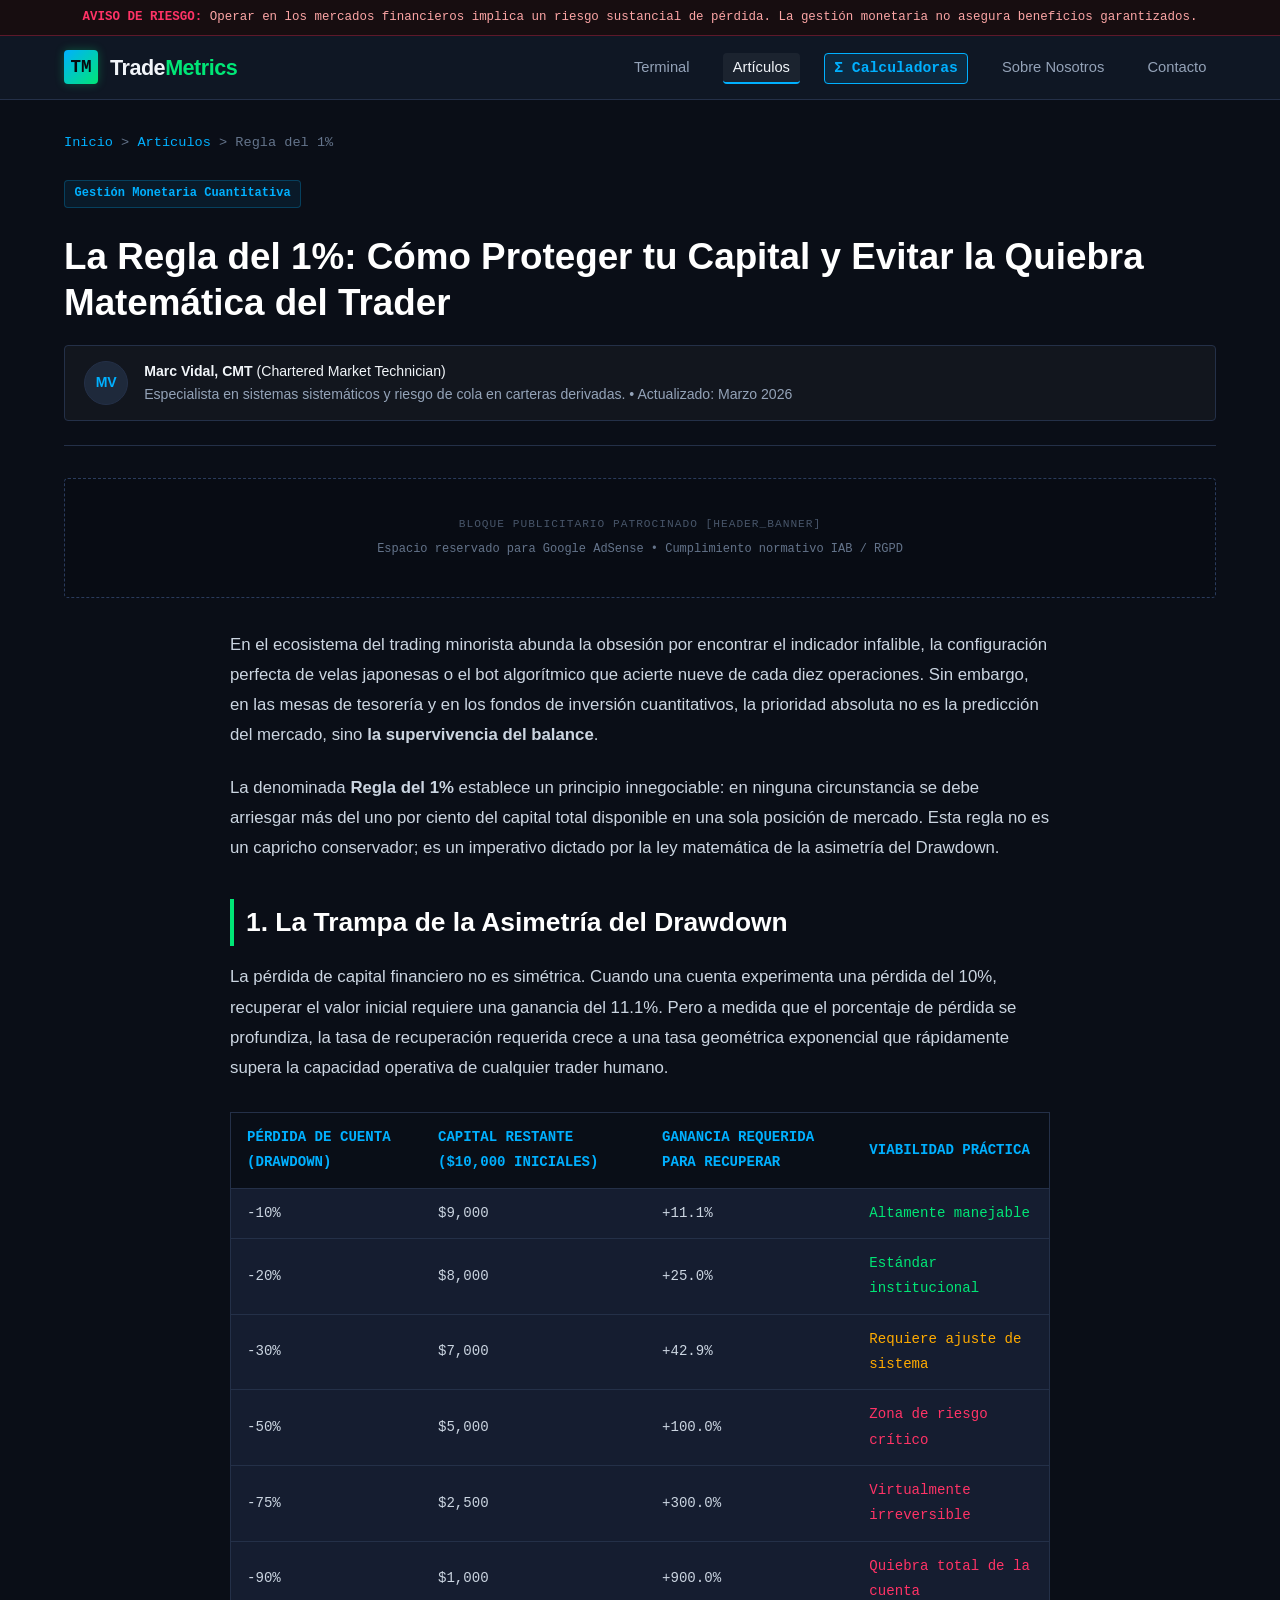
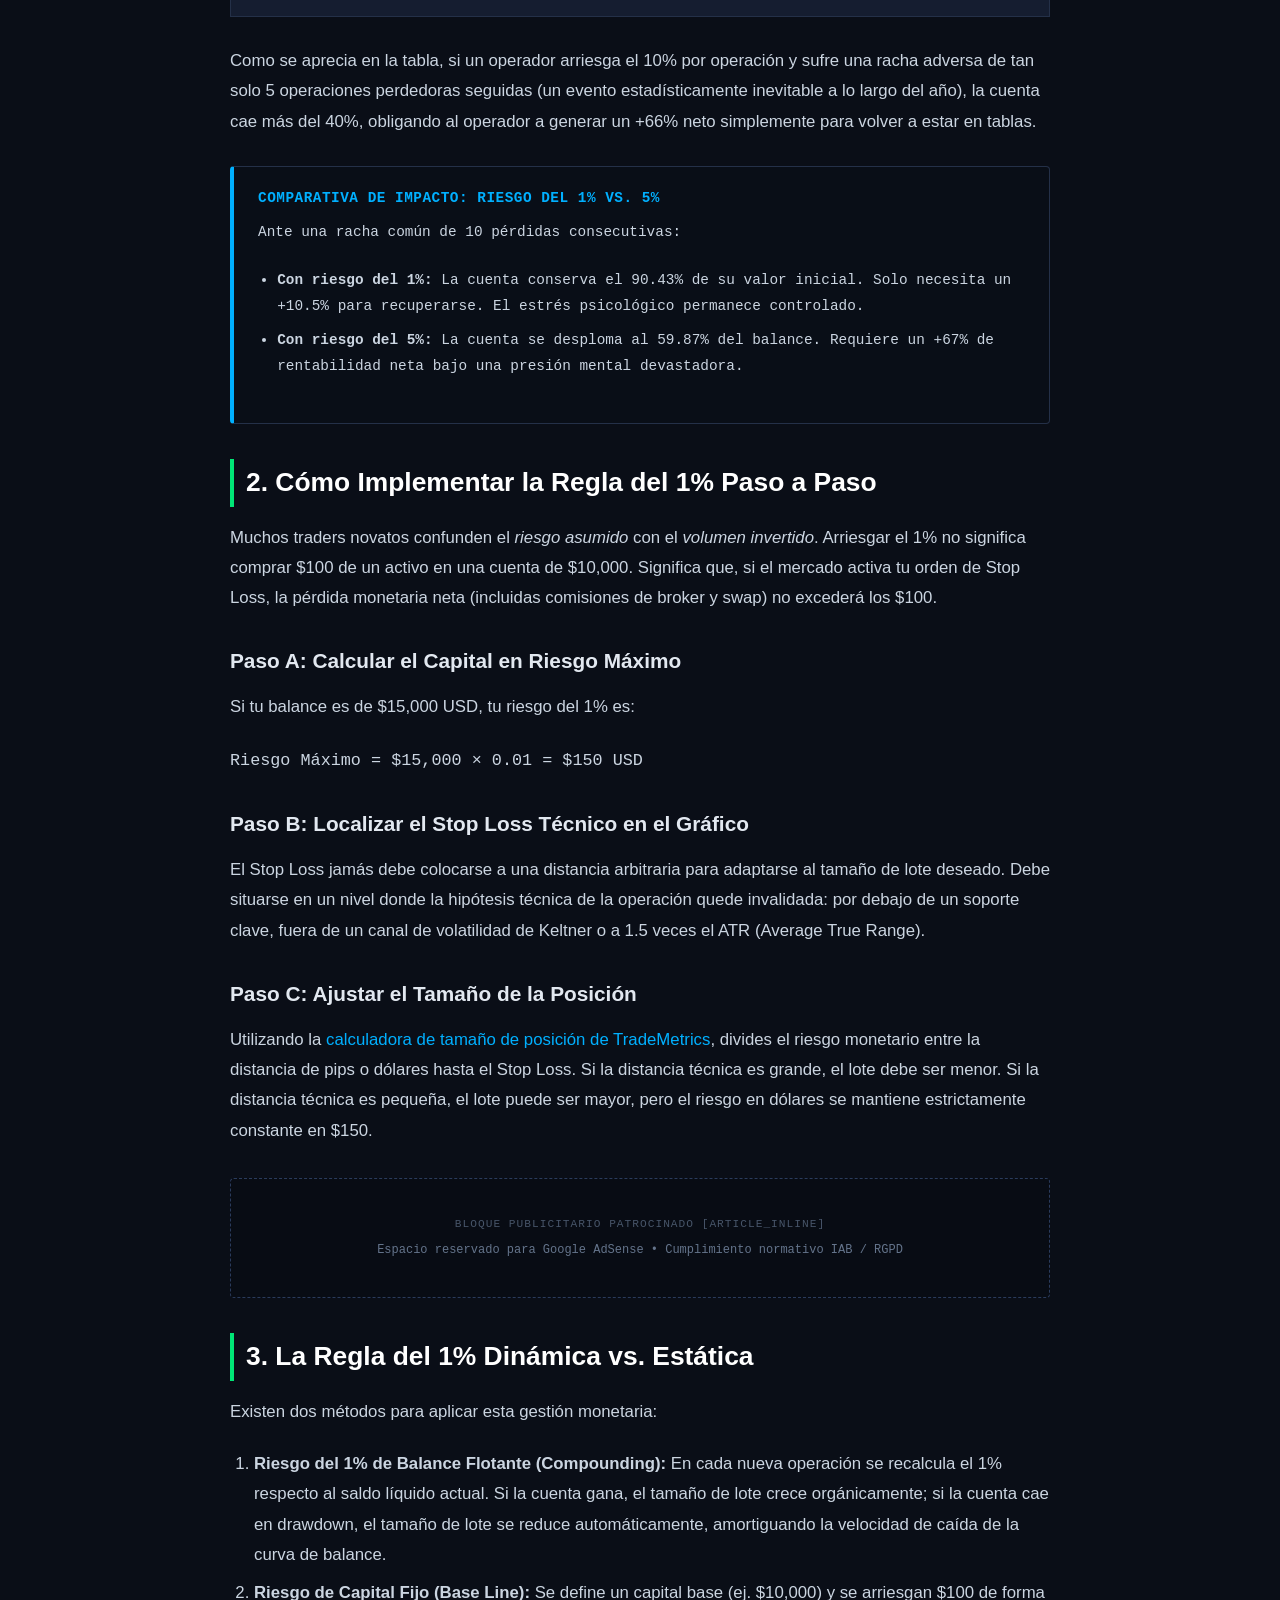
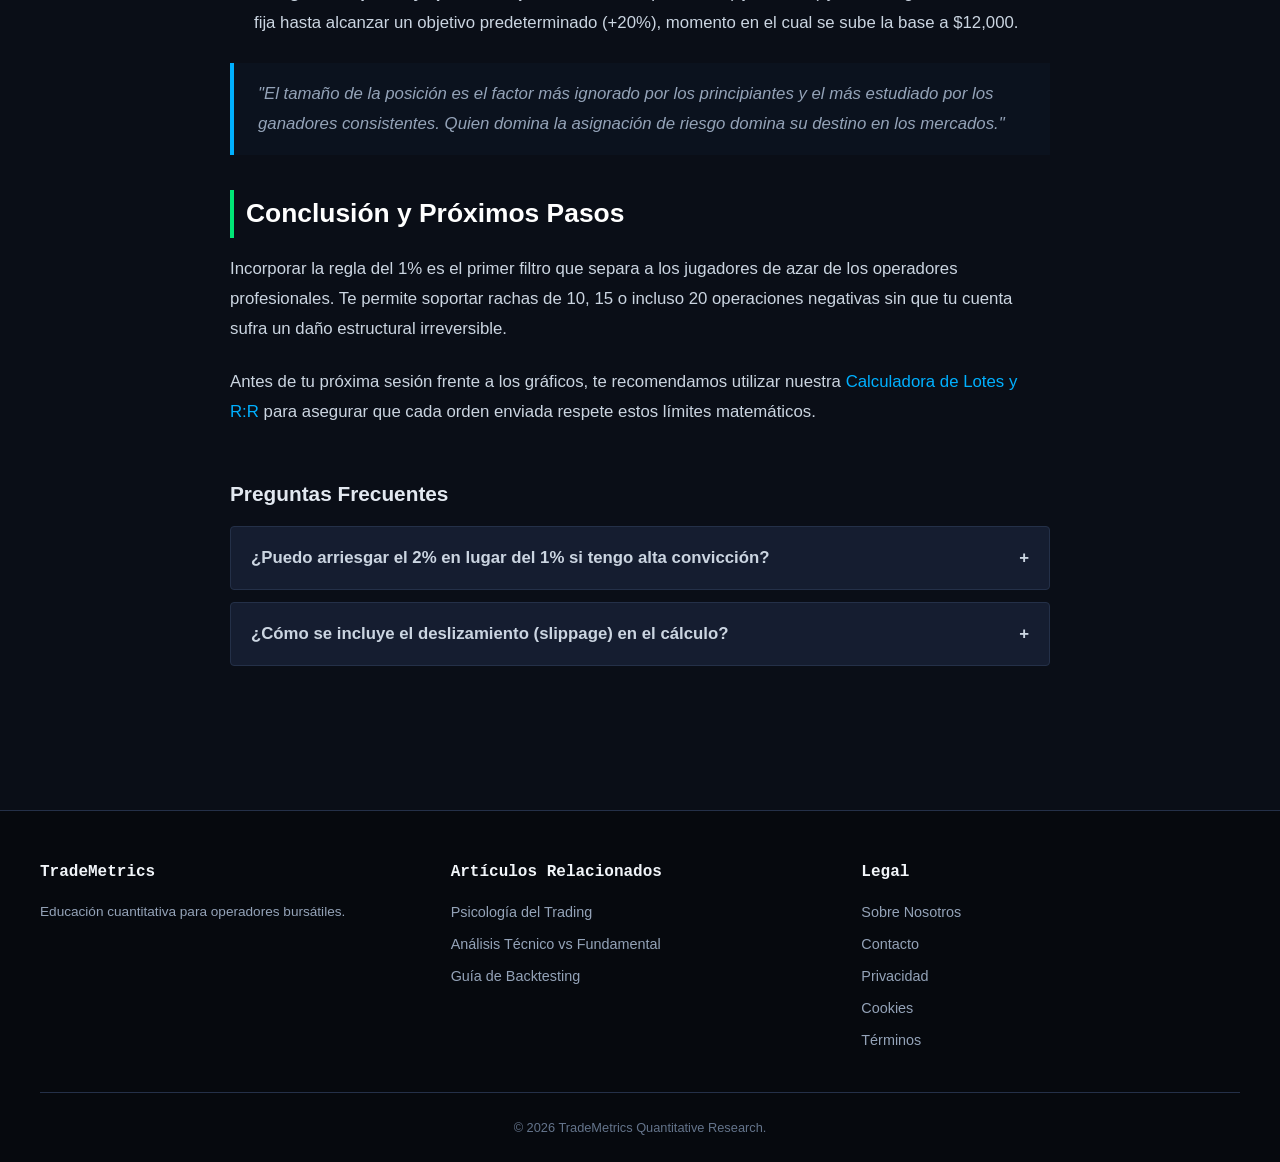
<file: articulos/gestion-de-riesgo-regla-del-uno-por-ciento.html>
<!DOCTYPE html>
<html lang="es">
<head>
  <!-- Google AdSense -->
  <script async src="https://pagead2.googlesyndication.com/pagead/js/adsbygoogle.js?client=ca-pub-7959072629123030"
     crossorigin="anonymous"></script>
  <meta charset="UTF-8">
  <meta name="viewport" content="width=device-width, initial-scale=1.0">
  <title>La Regla del 1% en Trading: Cómo Proteger tu Capital de la Ruina Matemática | TradeMetrics</title>
  <meta name="description" content="Descubre por qué la regla del 1% es la piedra angular del trading profesional. Análisis matemático del drawdown, asimetría de pérdidas y gestión monetaria.">
  <link rel="canonical" href="https://trademetrics.info/articulos/gestion-de-riesgo-regla-del-uno-por-ciento.html">
  <link rel="stylesheet" href="../css/style.css">
  
  <script type="application/ld+json">
  {
    "@context": "https://schema.org",
    "@type": "Article",
    "headline": "La Regla del 1% en Trading: Cómo Proteger tu Capital de la Ruina Matemática",
    "description": "Análisis matemático del drawdown y la preservación de capital en mercados financieros.",
    "author": {
      "@type": "Person",
      "name": "Marc Vidal, CMT",
      "jobTitle": "Analista Técnico Cuantitativo"
    },
    "publisher": {
      "@type": "Organization",
      "name": "TradeMetrics",
      "url": "https://trademetrics.info/"
    },
    "datePublished": "2026-03-15",
    "dateModified": "2026-03-20"
  }
  </script>
</head>
<body>

  <div class="risk-disclaimer-top">
    <strong>AVISO DE RIESGO:</strong> Operar en los mercados financieros implica un riesgo sustancial de pérdida. La gestión monetaria no asegura beneficios garantizados.
  </div>

  <header class="header-main">
  <!-- Google AdSense -->
  <script async src="https://pagead2.googlesyndication.com/pagead/js/adsbygoogle.js?client=ca-pub-7959072629123030"
     crossorigin="anonymous"></script>
    <div class="navbar">
      <div class="logo-area">
        <div class="logo-icon">TM</div>
        <a href="../index.html" class="brand-text">Trade<span>Metrics</span></a>
      </div>
      <button class="mobile-menu-btn" aria-label="Abrir menú">&equiv;</button>
      <nav>
        <ul class="nav-links">
          <li><a href="../index.html">Terminal</a></li>
          <li><a href="../index.html#articulos" class="active">Artículos</a></li>
          <li><a href="../herramientas/index.html" class="nav-btn-tool">&Sigma; Calculadoras</a></li>
          <li><a href="../sobre-nosotros.html">Sobre Nosotros</a></li>
          <li><a href="../contacto.html">Contacto</a></li>
        </ul>
      </nav>
    </div>
  </header>

  <main class="container">
    <nav style="font-size: 0.85rem; color: #64748b; margin-bottom: 1.5rem; font-family: monospace;">
      <a href="../index.html">Inicio</a> &gt; <a href="../index.html#articulos">Artículos</a> &gt; <span>Regla del 1%</span>
    </nav>

    <div class="article-header">
      <span class="card-tag">Gestión Monetaria Cuantitativa</span>
      <h1>La Regla del 1%: Cómo Proteger tu Capital y Evitar la Quiebra Matemática del Trader</h1>
      
      <div class="author-box">
        <div class="author-avatar">MV</div>
        <div class="author-details">
          <strong>Marc Vidal, CMT</strong> (Chartered Market Technician)
          <p>Especialista en sistemas sistemáticos y riesgo de cola en carteras derivadas. &bull; Actualizado: Marzo 2026</p>
        </div>
      </div>
    </div>

    <!-- AdSense Header Slot -->
    <div id="ad-art-top" data-ad-slot="HEADER_BANNER" class="ad-slot-container"></div>

    <article class="article-body">
      <p>
        En el ecosistema del trading minorista abunda la obsesión por encontrar el indicador infalible, la configuración perfecta de velas japonesas o el bot algorítmico que acierte nueve de cada diez operaciones. Sin embargo, en las mesas de tesorería y en los fondos de inversión cuantitativos, la prioridad absoluta no es la predicción del mercado, sino <strong>la supervivencia del balance</strong>.
      </p>

      <p>
        La denominada <strong>Regla del 1%</strong> establece un principio innegociable: en ninguna circunstancia se debe arriesgar más del uno por ciento del capital total disponible en una sola posición de mercado. Esta regla no es un capricho conservador; es un imperativo dictado por la ley matemática de la asimetría del Drawdown.
      </p>

      <h2>1. La Trampa de la Asimetría del Drawdown</h2>
      <p>
        La pérdida de capital financiero no es simétrica. Cuando una cuenta experimenta una pérdida del 10%, recuperar el valor inicial requiere una ganancia del 11.1%. Pero a medida que el porcentaje de pérdida se profundiza, la tasa de recuperación requerida crece a una tasa geométrica exponencial que rápidamente supera la capacidad operativa de cualquier trader humano.
      </p>

      <div class="data-table-wrap">
        <table class="data-table">
          <thead>
            <tr>
              <th>Pérdida de Cuenta (Drawdown)</th>
              <th>Capital Restante ($10,000 iniciales)</th>
              <th>Ganancia Requerida para Recuperar</th>
              <th>Viabilidad Práctica</th>
            </tr>
          </thead>
          <tbody>
            <tr>
              <td>-10%</td>
              <td>$9,000</td>
              <td>+11.1%</td>
              <td style="color: #00e676;">Altamente manejable</td>
            </tr>
            <tr>
              <td>-20%</td>
              <td>$8,000</td>
              <td>+25.0%</td>
              <td style="color: #00e676;">Estándar institucional</td>
            </tr>
            <tr>
              <td>-30%</td>
              <td>$7,000</td>
              <td>+42.9%</td>
              <td style="color: #ffab00;">Requiere ajuste de sistema</td>
            </tr>
            <tr>
              <td>-50%</td>
              <td>$5,000</td>
              <td>+100.0%</td>
              <td style="color: #ff3366;">Zona de riesgo crítico</td>
            </tr>
            <tr>
              <td>-75%</td>
              <td>$2,500</td>
              <td>+300.0%</td>
              <td style="color: #ff3366;">Virtualmente irreversible</td>
            </tr>
            <tr>
              <td>-90%</td>
              <td>$1,000</td>
              <td>+900.0%</td>
              <td style="color: #ff3366;">Quiebra total de la cuenta</td>
            </tr>
          </tbody>
        </table>
      </div>

      <p>
        Como se aprecia en la tabla, si un operador arriesga el 10% por operación y sufre una racha adversa de tan solo 5 operaciones perdedoras seguidas (un evento estadísticamente inevitable a lo largo del año), la cuenta cae más del 40%, obligando al operador a generar un +66% neto simplemente para volver a estar en tablas.
      </p>

      <div class="terminal-box">
        <div class="terminal-box-title">Comparativa de Impacto: Riesgo del 1% vs. 5%</div>
        <p>Ante una racha común de 10 pérdidas consecutivas:</p>
        <ul style="margin-left: 1.2rem; margin-top: 0.5rem;">
          <li><strong>Con riesgo del 1%:</strong> La cuenta conserva el 90.43% de su valor inicial. Solo necesita un +10.5% para recuperarse. El estrés psicológico permanece controlado.</li>
          <li><strong>Con riesgo del 5%:</strong> La cuenta se desploma al 59.87% del balance. Requiere un +67% de rentabilidad neta bajo una presión mental devastadora.</li>
        </ul>
      </div>

      <h2>2. Cómo Implementar la Regla del 1% Paso a Paso</h2>
      <p>
        Muchos traders novatos confunden el <em>riesgo asumido</em> con el <em>volumen invertido</em>. Arriesgar el 1% no significa comprar $100 de un activo en una cuenta de $10,000. Significa que, si el mercado activa tu orden de Stop Loss, la pérdida monetaria neta (incluidas comisiones de broker y swap) no excederá los $100.
      </p>

      <h3>Paso A: Calcular el Capital en Riesgo Máximo</h3>
      <p>
        Si tu balance es de $15,000 USD, tu riesgo del 1% es:
      </p>
      <p><code>Riesgo Máximo = $15,000 &times; 0.01 = $150 USD</code></p>

      <h3>Paso B: Localizar el Stop Loss Técnico en el Gráfico</h3>
      <p>
        El Stop Loss jamás debe colocarse a una distancia arbitraria para adaptarse al tamaño de lote deseado. Debe situarse en un nivel donde la hipótesis técnica de la operación quede invalidada: por debajo de un soporte clave, fuera de un canal de volatilidad de Keltner o a 1.5 veces el ATR (Average True Range).
      </p>

      <h3>Paso C: Ajustar el Tamaño de la Posición</h3>
      <p>
        Utilizando la <a href="../herramientas/index.html">calculadora de tamaño de posición de TradeMetrics</a>, divides el riesgo monetario entre la distancia de pips o dólares hasta el Stop Loss. Si la distancia técnica es grande, el lote debe ser menor. Si la distancia técnica es pequeña, el lote puede ser mayor, pero el riesgo en dólares se mantiene estrictamente constante en $150.
      </p>

      <!-- AdSense In-Article Slot -->
      <div id="ad-art-mid" data-ad-slot="ARTICLE_INLINE" class="ad-slot-container"></div>

      <h2>3. La Regla del 1% Dinámica vs. Estática</h2>
      <p>
        Existen dos métodos para aplicar esta gestión monetaria:
      </p>
      <ol>
        <li>
          <strong>Riesgo del 1% de Balance Flotante (Compounding):</strong> En cada nueva operación se recalcula el 1% respecto al saldo líquido actual. Si la cuenta gana, el tamaño de lote crece orgánicamente; si la cuenta cae en drawdown, el tamaño de lote se reduce automáticamente, amortiguando la velocidad de caída de la curva de balance.
        </li>
        <li>
          <strong>Riesgo de Capital Fijo (Base Line):</strong> Se define un capital base (ej. $10,000) y se arriesgan $100 de forma fija hasta alcanzar un objetivo predeterminado (+20%), momento en el cual se sube la base a $12,000.
        </li>
      </ol>

      <blockquote>
        "El tamaño de la posición es el factor más ignorado por los principiantes y el más estudiado por los ganadores consistentes. Quien domina la asignación de riesgo domina su destino en los mercados."
      </blockquote>

      <h2>Conclusión y Próximos Pasos</h2>
      <p>
        Incorporar la regla del 1% es el primer filtro que separa a los jugadores de azar de los operadores profesionales. Te permite soportar rachas de 10, 15 o incluso 20 operaciones negativas sin que tu cuenta sufra un daño estructural irreversible.
      </p>
      <p>
        Antes de tu próxima sesión frente a los gráficos, te recomendamos utilizar nuestra <a href="../herramientas/index.html">Calculadora de Lotes y R:R</a> para asegurar que cada orden enviada respete estos límites matemáticos.
      </p>

      <!-- FAQ Acordeón del Artículo -->
      <section class="faq-section">
        <h3>Preguntas Frecuentes</h3>
        <div class="faq-item">
          <div class="faq-question">
            <span>¿Puedo arriesgar el 2% en lugar del 1% si tengo alta convicción?</span>
            <span>+</span>
          </div>
          <div class="faq-answer">
            El 2% es el límite superior considerado aceptable en trading profesional. Sin embargo, aplicar un 2% duplica la profundidad del Drawdown durante las rachas adversas naturales del mercado. No se recomienda superar el 1% en cuentas con balance inferior a $10,000 o durante fases de aprendizaje.
          </div>
        </div>
        <div class="faq-item">
          <div class="faq-question">
            <span>¿Cómo se incluye el deslizamiento (slippage) en el cálculo?</span>
            <span>+</span>
          </div>
          <div class="faq-answer">
            En momentos de publicación de datos macroeconómicos de alto impacto (como NFP o IPC), los Stop Loss pueden ejecutarse a un precio peor debido a la falta de liquidez. Por ello, muchos gestores cuantitativos reducen su riesgo al 0.5% previo a noticias clave o cierran posiciones antes de los fines de semana.
          </div>
        </div>
      </section>
    </article>
  </main>

  <footer class="footer-main">
    <div class="footer-grid">
      <div class="footer-col">
        <h4>TradeMetrics</h4>
        <p style="font-size: 0.85rem; color: #94a3b8;">Educación cuantitativa para operadores bursátiles.</p>
      </div>
      <div class="footer-col">
        <h4>Artículos Relacionados</h4>
        <ul>
          <li><a href="psicologia-del-trading-sesgos-y-disciplina.html">Psicología del Trading</a></li>
          <li><a href="analisis-tecnico-vs-analisis-fundamental-guia.html">Análisis Técnico vs Fundamental</a></li>
          <li><a href="como-hacer-backtesting-estrategia-trading.html">Guía de Backtesting</a></li>
        </ul>
      </div>
      <div class="footer-col">
        <h4>Legal</h4>
        <ul>
          <li><a href="../sobre-nosotros.html">Sobre Nosotros</a></li>
          <li><a href="../contacto.html">Contacto</a></li>
          <li><a href="../politica-de-privacidad.html">Privacidad</a></li>
          <li><a href="../politica-de-cookies.html">Cookies</a></li>
          <li><a href="../terminos-y-condiciones.html">Términos</a></li>
        </ul>
      </div>
    </div>
    <div class="footer-bottom">
      &copy; 2026 TradeMetrics Quantitative Research.
    </div>
  </footer>

  <script src="../js/ads-config.js"></script>
  <script src="../js/main.js"></script>
</body>
</html>
</file>
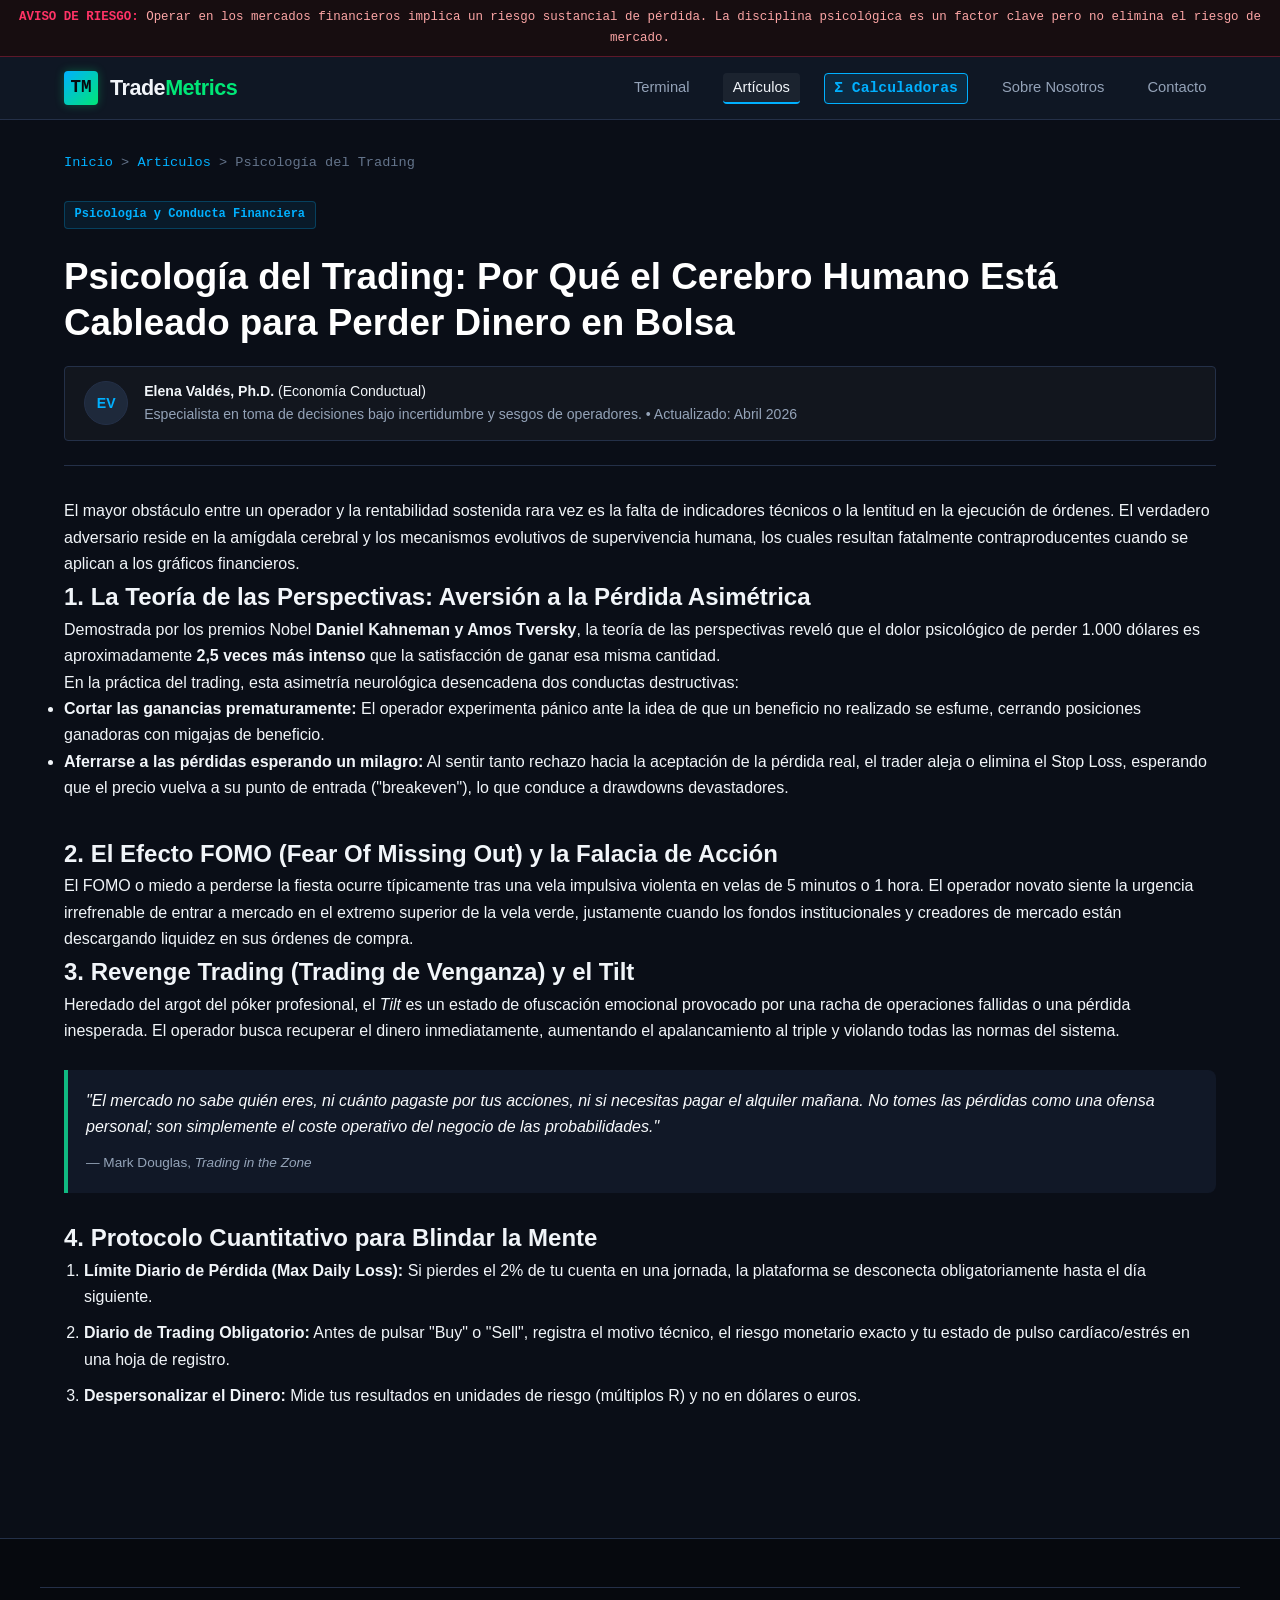
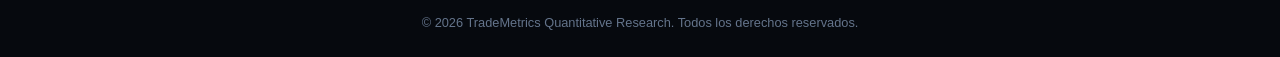
<file: articulos/psicologia-del-trading-sesgos-y-disciplina.html>
<!DOCTYPE html>
<html lang="es">
<head>
  <!-- Google AdSense -->
  <script async src="https://pagead2.googlesyndication.com/pagead/js/adsbygoogle.js?client=ca-pub-7959072629123030"
     crossorigin="anonymous"></script>
  <meta charset="UTF-8">
  <meta name="viewport" content="width=device-width, initial-scale=1.0">
  <title>Psicología del Trading: Sesgos Cognitivos, FOMO y Disciplina Operativa | TradeMetrics</title>
  <meta name="description" content="Domina la psicología del trading: aversión a la pérdida de Kahneman y Tversky, revenge trading, sesgo de confirmación y el protocolo del diario de operaciones.">
  <link rel="canonical" href="https://trademetrics.info/articulos/psicologia-del-trading-sesgos-y-disciplina.html">
  <link rel="stylesheet" href="../css/style.css">
  
  <script type="application/ld+json">
  {
    "@context": "https://schema.org",
    "@type": "Article",
    "headline": "Psicología del Trading: Sesgos Cognitivos, FOMO y Disciplina Operativa",
    "description": "Análisis conductual de los errores emocionales más destructivos en los mercados financieros y cómo mitigarlos con protocolos cuantitativos.",
    "author": {
      "@type": "Person",
      "name": "Elena Valdés, Ph.D.",
      "jobTitle": "Investigadora en Psicología Financiera"
    },
    "publisher": {
      "@type": "Organization",
      "name": "TradeMetrics",
      "url": "https://trademetrics.info/"
    },
    "datePublished": "2026-03-22",
    "dateModified": "2026-04-02"
  }
  </script>
</head>
<body>

  <div class="risk-disclaimer-top">
    <strong>AVISO DE RIESGO:</strong> Operar en los mercados financieros implica un riesgo sustancial de pérdida. La disciplina psicológica es un factor clave pero no elimina el riesgo de mercado.
  </div>

  <header class="header-main">
  <!-- Google AdSense -->
  <script async src="https://pagead2.googlesyndication.com/pagead/js/adsbygoogle.js?client=ca-pub-7959072629123030"
     crossorigin="anonymous"></script>
    <div class="navbar">
      <div class="logo-area">
        <div class="logo-icon">TM</div>
        <a href="../index.html" class="brand-text">Trade<span>Metrics</span></a>
      </div>
      <button class="mobile-menu-btn" aria-label="Abrir menú">&equiv;</button>
      <nav>
        <ul class="nav-links">
          <li><a href="../index.html">Terminal</a></li>
          <li><a href="../index.html#articulos" class="active">Artículos</a></li>
          <li><a href="../herramientas/index.html" class="nav-btn-tool">&Sigma; Calculadoras</a></li>
          <li><a href="../sobre-nosotros.html">Sobre Nosotros</a></li>
          <li><a href="../contacto.html">Contacto</a></li>
        </ul>
      </nav>
    </div>
  </header>

  <main class="container">
    <nav style="font-size: 0.85rem; color: #64748b; margin-bottom: 1.5rem; font-family: monospace;">
      <a href="../index.html">Inicio</a> &gt; <a href="../index.html#articulos">Artículos</a> &gt; <span>Psicología del Trading</span>
    </nav>

    <div class="article-header">
      <span class="card-tag">Psicología y Conducta Financiera</span>
      <h1>Psicología del Trading: Por Qué el Cerebro Humano Está Cableado para Perder Dinero en Bolsa</h1>
      
      <div class="author-box">
        <div class="author-avatar">EV</div>
        <div class="author-details">
          <strong>Elena Valdés, Ph.D.</strong> (Economía Conductual)
          <p>Especialista en toma de decisiones bajo incertidumbre y sesgos de operadores. &bull; Actualizado: Abril 2026</p>
        </div>
      </div>
    </div>

    <!-- AdSense Slot In-Article Top -->
    <div id="ad-article-top" data-ad-slot="ARTICLE_TOP" class="ad-slot-container"></div>

    <div class="article-content">
      <p>
        El mayor obstáculo entre un operador y la rentabilidad sostenida rara vez es la falta de indicadores técnicos o la lentitud en la ejecución de órdenes. El verdadero adversario reside en la amígdala cerebral y los mecanismos evolutivos de supervivencia humana, los cuales resultan fatalmente contraproducentes cuando se aplican a los gráficos financieros.
      </p>

      <h2>1. La Teoría de las Perspectivas: Aversión a la Pérdida Asimétrica</h2>
      <p>
        Demostrada por los premios Nobel <strong>Daniel Kahneman y Amos Tversky</strong>, la teoría de las perspectivas reveló que el dolor psicológico de perder 1.000 dólares es aproximadamente <strong>2,5 veces más intenso</strong> que la satisfacción de ganar esa misma cantidad.
      </p>
      <p>
        En la práctica del trading, esta asimetría neurológica desencadena dos conductas destructivas:
      </p>
      <ul>
        <li><strong>Cortar las ganancias prematuramente:</strong> El operador experimenta pánico ante la idea de que un beneficio no realizado se esfume, cerrando posiciones ganadoras con migajas de beneficio.</li>
        <li><strong>Aferrarse a las pérdidas esperando un milagro:</strong> Al sentir tanto rechazo hacia la aceptación de la pérdida real, el trader aleja o elimina el Stop Loss, esperando que el precio vuelva a su punto de entrada ("breakeven"), lo que conduce a drawdowns devastadores.</li>
      </ul>

      <!-- AdSense Slot In-Article Middle -->
      <div id="ad-article-mid" data-ad-slot="ARTICLE_MID" class="ad-slot-container"></div>

      <h2>2. El Efecto FOMO (Fear Of Missing Out) y la Falacia de Acción</h2>
      <p>
        El FOMO o miedo a perderse la fiesta ocurre típicamente tras una vela impulsiva violenta en velas de 5 minutos o 1 hora. El operador novato siente la urgencia irrefrenable de entrar a mercado en el extremo superior de la vela verde, justamente cuando los fondos institucionales y creadores de mercado están descargando liquidez en sus órdenes de compra.
      </p>

      <h2>3. Revenge Trading (Trading de Venganza) y el Tilt</h2>
      <p>
        Heredado del argot del póker profesional, el <em>Tilt</em> es un estado de ofuscación emocional provocado por una racha de operaciones fallidas o una pérdida inesperada. El operador busca recuperar el dinero inmediatamente, aumentando el apalancamiento al triple y violando todas las normas del sistema.
      </p>

      <div class="quote-box" style="background: #111827; border-left: 4px solid #10b981; padding: 18px; margin: 25px 0; border-radius: 0 8px 8px 0;">
        <p style="font-style: italic; color: #f8fafc; margin-bottom: 8px;">
          "El mercado no sabe quién eres, ni cuánto pagaste por tus acciones, ni si necesitas pagar el alquiler mañana. No tomes las pérdidas como una ofensa personal; son simplemente el coste operativo del negocio de las probabilidades."
        </p>
        <span style="color: #94a3b8; font-size: 0.85rem;">— Mark Douglas, <em>Trading in the Zone</em></span>
      </div>

      <h2>4. Protocolo Cuantitativo para Blindar la Mente</h2>
      <ol style="margin-left: 20px; margin-bottom: 25px;">
        <li style="margin-bottom: 10px;"><strong>Límite Diario de Pérdida (Max Daily Loss):</strong> Si pierdes el 2% de tu cuenta en una jornada, la plataforma se desconecta obligatoriamente hasta el día siguiente.</li>
        <li style="margin-bottom: 10px;"><strong>Diario de Trading Obligatorio:</strong> Antes de pulsar "Buy" o "Sell", registra el motivo técnico, el riesgo monetario exacto y tu estado de pulso cardíaco/estrés en una hoja de registro.</li>
        <li style="margin-bottom: 10px;"><strong>Despersonalizar el Dinero:</strong> Mide tus resultados en unidades de riesgo (múltiplos R) y no en dólares o euros.</li>
      </ol>
    </div>

    <!-- AdSense Slot In-Article Bottom -->
    <div id="ad-article-bottom" data-ad-slot="ARTICLE_BOTTOM" class="ad-slot-container"></div>
  </main>

  <footer class="footer-main">
    <div class="footer-bottom">
      &copy; 2026 TradeMetrics Quantitative Research. Todos los derechos reservados.
    </div>
  </footer>

</body>
</html>
</file>
<file: css/style.css>
/* ==========================================================================
   TradeMetrics - Terminal Financiero & Portal de Análisis Cuantitativo
   Diseño de Alta Fidelidad: Dark Theme Financiero / TradingView Style
   ========================================================================== */

:root {
  --bg-primary: #0a0e17;
  --bg-secondary: #111827;
  --bg-card: #151d30;
  --bg-card-hover: #1c263e;
  --border-color: #243048;
  --border-focus: #00b0ff;
  
  --bull-green: #00e676;
  --bull-green-glow: rgba(0, 230, 118, 0.18);
  --bear-red: #ff3366;
  --bear-red-glow: rgba(255, 51, 102, 0.18);
  --cyan-accent: #00b0ff;
  --cyan-glow: rgba(0, 176, 255, 0.15);
  --amber-warning: #ffab00;
  
  --text-main: #f1f5f9;
  --text-muted: #94a3b8;
  --text-dim: #64748b;
  
  --font-main: -apple-system, BlinkMacSystemFont, "Segoe UI", Roboto, "Helvetica Neue", Arial, sans-serif;
  --font-mono: "SF Mono", "JetBrains Mono", Consolas, "Liberation Mono", Menlo, Courier, monospace;
  
  --shadow-card: 0 4px 20px rgba(0, 0, 0, 0.45);
  --shadow-glow: 0 0 15px rgba(0, 176, 255, 0.2);
  --radius-sm: 4px;
  --radius-md: 8px;
  --radius-lg: 12px;
}

/* Reset y Base */
*, *::before, *::after {
  box-sizing: border-box;
  margin: 0;
  padding: 0;
}

body {
  font-family: var(--font-main);
  background-color: var(--bg-primary);
  color: var(--text-main);
  line-height: 1.65;
  font-size: 16px;
  -webkit-font-smoothing: antialiased;
  -moz-osx-font-smoothing: grayscale;
}

a {
  color: var(--cyan-accent);
  text-decoration: none;
  transition: color 0.2s ease, text-shadow 0.2s ease;
}

a:hover {
  color: #38bdf8;
  text-shadow: 0 0 8px var(--cyan-glow);
}

img {
  max-width: 100%;
  height: auto;
  display: block;
}

/* Ticker Bar Superior */
.ticker-wrap {
  width: 100%;
  background: #06090e;
  border-bottom: 1px solid var(--border-color);
  overflow: hidden;
  height: 38px;
  display: flex;
  align-items: center;
  font-family: var(--font-mono);
  font-size: 0.82rem;
}

.ticker-content {
  display: flex;
  gap: 2rem;
  white-space: nowrap;
  animation: ticker-scroll 35s linear infinite;
}

.ticker-item {
  display: inline-flex;
  align-items: center;
  gap: 0.5rem;
}

.ticker-item .symbol {
  font-weight: 700;
  color: var(--text-main);
}

.ticker-item .price {
  color: var(--text-muted);
}

.ticker-item .change-up {
  color: var(--bull-green);
  font-weight: 600;
}

.ticker-item .change-down {
  color: var(--bear-red);
  font-weight: 600;
}

@keyframes ticker-scroll {
  0% { transform: translateX(0); }
  100% { transform: translateX(-50%); }
}

/* Header & Nav */
.header-main {
  background: rgba(17, 24, 39, 0.92);
  backdrop-filter: blur(10px);
  border-bottom: 1px solid var(--border-color);
  position: sticky;
  top: 0;
  z-index: 1000;
}

.navbar {
  max-width: 1200px;
  margin: 0 auto;
  padding: 0.85rem 1.5rem;
  display: flex;
  align-items: center;
  justify-content: space-between;
}

.logo-area {
  display: flex;
  align-items: center;
  gap: 0.75rem;
}

.logo-icon {
  width: 34px;
  height: 34px;
  background: linear-gradient(135deg, #00b0ff, #00e676);
  border-radius: var(--radius-sm);
  display: flex;
  align-items: center;
  justify-content: center;
  font-weight: 900;
  color: #06090e;
  font-family: var(--font-mono);
  font-size: 1.1rem;
  box-shadow: 0 0 10px rgba(0, 230, 118, 0.3);
}

.brand-text {
  font-size: 1.35rem;
  font-weight: 800;
  letter-spacing: -0.5px;
  color: var(--text-main);
}

.brand-text span {
  color: var(--bull-green);
}

.nav-links {
  display: flex;
  list-style: none;
  gap: 1.5rem;
  align-items: center;
}

.nav-links a {
  color: var(--text-muted);
  font-size: 0.92rem;
  font-weight: 500;
  padding: 0.4rem 0.6rem;
  border-radius: var(--radius-sm);
  transition: all 0.2s ease;
}

.nav-links a:hover,
.nav-links a.active {
  color: var(--text-main);
  background: rgba(255, 255, 255, 0.05);
  border-bottom: 2px solid var(--cyan-accent);
}

.nav-btn-tool {
  background: rgba(0, 176, 255, 0.12);
  border: 1px solid var(--cyan-accent) !important;
  color: var(--cyan-accent) !important;
  font-family: var(--font-mono);
  font-weight: 600 !important;
  border-radius: var(--radius-sm) !important;
}

.nav-btn-tool:hover {
  background: var(--cyan-accent) !important;
  color: #06090e !important;
  box-shadow: 0 0 12px var(--cyan-glow);
}

.mobile-menu-btn {
  display: none;
  background: transparent;
  border: none;
  color: var(--text-main);
  font-size: 1.5rem;
  cursor: pointer;
}

/* Aviso de Riesgo Financiero Superior */
.risk-disclaimer-top {
  background: #170d10;
  border-bottom: 1px solid rgba(255, 51, 102, 0.3);
  padding: 0.45rem 1rem;
  text-align: center;
  font-size: 0.78rem;
  color: #fca5a5;
  font-family: var(--font-mono);
}

.risk-disclaimer-top strong {
  color: var(--bear-red);
}

/* Container Principal */
.container {
  max-width: 1200px;
  margin: 0 auto;
  padding: 2rem 1.5rem;
}

/* Hero Section */
.hero-trading {
  padding: 3.5rem 0 2.5rem;
  background: radial-gradient(circle at 50% 0%, rgba(0, 176, 255, 0.08) 0%, transparent 60%);
  text-align: center;
  border-bottom: 1px solid var(--border-color);
}

.hero-trading .badge-hero {
  display: inline-block;
  font-family: var(--font-mono);
  font-size: 0.8rem;
  text-transform: uppercase;
  letter-spacing: 1px;
  background: rgba(0, 230, 118, 0.1);
  color: var(--bull-green);
  border: 1px solid rgba(0, 230, 118, 0.3);
  padding: 0.3rem 0.8rem;
  border-radius: var(--radius-sm);
  margin-bottom: 1.2rem;
}

.hero-trading h1 {
  font-size: 2.7rem;
  font-weight: 800;
  letter-spacing: -0.8px;
  line-height: 1.2;
  margin-bottom: 1rem;
}

.hero-trading h1 span {
  background: linear-gradient(135deg, #00e676, #00b0ff);
  -webkit-background-clip: text;
  -webkit-text-fill-color: transparent;
}

.hero-trading p {
  color: var(--text-muted);
  max-width: 760px;
  margin: 0 auto 1.8rem;
  font-size: 1.15rem;
}

.hero-actions {
  display: flex;
  gap: 1rem;
  justify-content: center;
  flex-wrap: wrap;
}

.btn-primary {
  background: var(--bull-green);
  color: #06090e;
  font-weight: 700;
  padding: 0.75rem 1.6rem;
  border-radius: var(--radius-sm);
  border: 1px solid var(--bull-green);
  display: inline-flex;
  align-items: center;
  gap: 0.5rem;
  font-family: var(--font-mono);
  box-shadow: 0 0 15px var(--bull-green-glow);
  cursor: pointer;
}

.btn-primary:hover {
  background: #00c853;
  color: #000;
  box-shadow: 0 0 20px rgba(0, 230, 118, 0.4);
}

.btn-secondary {
  background: var(--bg-card);
  color: var(--text-main);
  font-weight: 600;
  padding: 0.75rem 1.6rem;
  border-radius: var(--radius-sm);
  border: 1px solid var(--border-color);
  font-family: var(--font-mono);
  cursor: pointer;
}

.btn-secondary:hover {
  border-color: var(--cyan-accent);
  color: var(--cyan-accent);
}

/* Grid de Artículos & Tarjetas */
.section-title {
  display: flex;
  align-items: baseline;
  justify-content: space-between;
  margin-bottom: 1.75rem;
  border-bottom: 1px solid var(--border-color);
  padding-bottom: 0.75rem;
}

.section-title h2 {
  font-size: 1.55rem;
  font-weight: 700;
  color: var(--text-main);
  display: flex;
  align-items: center;
  gap: 0.5rem;
}

.section-title h2::before {
  content: "";
  display: inline-block;
  width: 4px;
  height: 1.2rem;
  background: var(--cyan-accent);
  border-radius: 2px;
}

.grid-cards {
  display: grid;
  grid-template-columns: repeat(auto-fill, minmax(330px, 1fr));
  gap: 1.5rem;
  margin-bottom: 2.5rem;
}

.card-trading {
  background: var(--bg-card);
  border: 1px solid var(--border-color);
  border-radius: var(--radius-md);
  padding: 1.5rem;
  transition: transform 0.2s ease, border-color 0.2s ease, box-shadow 0.2s ease;
  display: flex;
  flex-direction: column;
  justify-content: space-between;
}

.card-trading:hover {
  transform: translateY(-3px);
  border-color: var(--cyan-accent);
  box-shadow: var(--shadow-card), 0 0 12px var(--cyan-glow);
}

.card-tag {
  display: inline-block;
  font-family: var(--font-mono);
  font-size: 0.75rem;
  font-weight: 600;
  color: var(--cyan-accent);
  background: rgba(0, 176, 255, 0.08);
  border: 1px solid rgba(0, 176, 255, 0.25);
  padding: 0.2rem 0.6rem;
  border-radius: var(--radius-sm);
  margin-bottom: 0.85rem;
  width: fit-content;
}

.card-trading h3 {
  font-size: 1.2rem;
  font-weight: 700;
  margin-bottom: 0.75rem;
  line-height: 1.35;
}

.card-trading h3 a {
  color: var(--text-main);
}

.card-trading h3 a:hover {
  color: var(--cyan-accent);
}

.card-trading p {
  color: var(--text-muted);
  font-size: 0.93rem;
  margin-bottom: 1.2rem;
  flex-grow: 1;
}

.card-meta {
  display: flex;
  align-items: center;
  justify-content: space-between;
  font-size: 0.8rem;
  color: var(--text-dim);
  font-family: var(--font-mono);
  border-top: 1px solid var(--border-color);
  padding-top: 0.85rem;
}

/* Callout Terminal Box */
.terminal-box {
  background: #090e17;
  border: 1px solid var(--border-color);
  border-left: 4px solid var(--cyan-accent);
  border-radius: var(--radius-sm);
  padding: 1.2rem 1.5rem;
  margin: 1.8rem 0;
  font-family: var(--font-mono);
  font-size: 0.9rem;
}

.terminal-box-title {
  color: var(--cyan-accent);
  font-weight: 700;
  margin-bottom: 0.5rem;
  text-transform: uppercase;
  letter-spacing: 0.5px;
}

/* Formularios de Calculadora */
.calc-wrapper {
  background: var(--bg-card);
  border: 1px solid var(--border-color);
  border-radius: var(--radius-lg);
  padding: 2rem;
  margin-bottom: 3rem;
  box-shadow: var(--shadow-card);
}

.calc-grid {
  display: grid;
  grid-template-columns: repeat(auto-fit, minmax(260px, 1fr));
  gap: 1.25rem;
  margin-bottom: 1.5rem;
}

.form-group {
  display: flex;
  flex-direction: column;
  gap: 0.45rem;
}

.form-group label {
  font-size: 0.88rem;
  font-weight: 600;
  color: var(--text-muted);
  font-family: var(--font-mono);
}

.form-group input,
.form-group select {
  background: #090e17;
  border: 1px solid var(--border-color);
  color: var(--text-main);
  padding: 0.75rem 0.9rem;
  border-radius: var(--radius-sm);
  font-family: var(--font-mono);
  font-size: 0.95rem;
  outline: none;
  transition: border-color 0.2s ease, box-shadow 0.2s ease;
}

.form-group input:focus,
.form-group select:focus {
  border-color: var(--cyan-accent);
  box-shadow: 0 0 10px var(--cyan-glow);
}

.calc-results {
  background: #080c14;
  border: 1px solid var(--border-color);
  border-radius: var(--radius-md);
  padding: 1.5rem;
  margin-top: 1.5rem;
  display: grid;
  grid-template-columns: repeat(auto-fit, minmax(200px, 1fr));
  gap: 1.2rem;
}

.result-card {
  background: var(--bg-card);
  border: 1px solid var(--border-color);
  border-radius: var(--radius-sm);
  padding: 1rem;
  text-align: center;
}

.result-card .label {
  font-size: 0.78rem;
  color: var(--text-dim);
  font-family: var(--font-mono);
  text-transform: uppercase;
  margin-bottom: 0.3rem;
}

.result-card .value {
  font-size: 1.5rem;
  font-weight: 800;
  font-family: var(--font-mono);
  color: var(--bull-green);
}

.result-card .value.danger {
  color: var(--bear-red);
}

.result-card .value.neutral {
  color: var(--cyan-accent);
}

/* Artículo Layout & E-E-A-T */
.article-header {
  margin-bottom: 2rem;
  padding-bottom: 1.5rem;
  border-bottom: 1px solid var(--border-color);
}

.article-header h1 {
  font-size: 2.3rem;
  font-weight: 800;
  line-height: 1.25;
  margin: 0.75rem 0;
  color: #fff;
}

.author-box {
  display: flex;
  align-items: center;
  gap: 1rem;
  margin-top: 1.2rem;
  padding: 0.85rem 1.2rem;
  background: rgba(255, 255, 255, 0.03);
  border: 1px solid var(--border-color);
  border-radius: var(--radius-sm);
  font-size: 0.88rem;
}

.author-avatar {
  width: 44px;
  height: 44px;
  border-radius: 50%;
  background: #1e293b;
  display: flex;
  align-items: center;
  justify-content: center;
  font-weight: 700;
  color: var(--cyan-accent);
  border: 1px solid var(--border-color);
}

.author-details p {
  margin: 0;
  color: var(--text-muted);
}

.author-details strong {
  color: var(--text-main);
}

.article-body {
  max-width: 820px;
  margin: 0 auto;
  font-size: 1.05rem;
  line-height: 1.8;
  color: #cbd5e1;
}

.article-body h2 {
  font-size: 1.65rem;
  color: #fff;
  margin: 2.2rem 0 1rem;
  border-left: 4px solid var(--bull-green);
  padding-left: 0.75rem;
}

.article-body h3 {
  font-size: 1.3rem;
  color: #e2e8f0;
  margin: 1.8rem 0 0.8rem;
}

.article-body p {
  margin-bottom: 1.4rem;
}

.article-body ul, .article-body ol {
  margin: 1rem 0 1.5rem 1.5rem;
}

.article-body li {
  margin-bottom: 0.5rem;
}

.article-body blockquote {
  background: #0b121e;
  border-left: 4px solid var(--cyan-accent);
  padding: 1rem 1.5rem;
  margin: 1.5rem 0;
  font-style: italic;
  color: #94a3b8;
}

/* Tablas */
.data-table-wrap {
  overflow-x: auto;
  margin: 1.8rem 0;
}

.data-table {
  width: 100%;
  border-collapse: collapse;
  font-family: var(--font-mono);
  font-size: 0.88rem;
  background: var(--bg-card);
  border: 1px solid var(--border-color);
  border-radius: var(--radius-sm);
}

.data-table th, .data-table td {
  padding: 0.75rem 1rem;
  text-align: left;
  border-bottom: 1px solid var(--border-color);
}

.data-table th {
  background: #090e17;
  color: var(--cyan-accent);
  font-weight: 700;
  text-transform: uppercase;
}

.data-table tr:hover {
  background: rgba(255, 255, 255, 0.02);
}

/* AdSense Placeholders */
.ad-slot-container {
  margin: 2rem 0;
  text-align: center;
}

.ad-placeholder {
  background: #080c14;
  border: 1px dashed #2a3b5c;
  border-radius: var(--radius-sm);
  padding: 1.5rem;
  color: var(--text-dim);
  font-family: var(--font-mono);
  font-size: 0.8rem;
  display: flex;
  flex-direction: column;
  align-items: center;
  justify-content: center;
  min-height: 120px;
}

.ad-placeholder .ad-label {
  color: #475569;
  text-transform: uppercase;
  letter-spacing: 1px;
  font-size: 0.7rem;
  margin-bottom: 0.4rem;
}

/* FAQ Acordeón */
.faq-section {
  margin: 3rem 0;
}

.faq-item {
  background: var(--bg-card);
  border: 1px solid var(--border-color);
  border-radius: var(--radius-sm);
  margin-bottom: 0.75rem;
  overflow: hidden;
}

.faq-question {
  padding: 1rem 1.25rem;
  font-weight: 700;
  cursor: pointer;
  display: flex;
  justify-content: space-between;
  align-items: center;
  user-select: none;
}

.faq-question:hover {
  color: var(--cyan-accent);
}

.faq-answer {
  padding: 0 1.25rem 1rem;
  color: var(--text-muted);
  display: none;
  font-size: 0.95rem;
}

.faq-item.active .faq-answer {
  display: block;
}

/* Footer */
.footer-main {
  background: #06090e;
  border-top: 1px solid var(--border-color);
  padding: 3rem 1.5rem 1.5rem;
  color: var(--text-muted);
  font-size: 0.9rem;
  margin-top: 4rem;
}

.footer-grid {
  max-width: 1200px;
  margin: 0 auto;
  display: grid;
  grid-template-columns: repeat(auto-fit, minmax(220px, 1fr));
  gap: 2rem;
  margin-bottom: 2rem;
}

.footer-col h4 {
  color: var(--text-main);
  font-size: 1rem;
  margin-bottom: 1rem;
  font-family: var(--font-mono);
}

.footer-col ul {
  list-style: none;
}

.footer-col li {
  margin-bottom: 0.5rem;
}

.footer-col a {
  color: var(--text-muted);
}

.footer-col a:hover {
  color: var(--cyan-accent);
}

.footer-risk-box {
  max-width: 1200px;
  margin: 1.5rem auto;
  padding: 1rem;
  background: #11090d;
  border: 1px solid rgba(255, 51, 102, 0.25);
  border-radius: var(--radius-sm);
  font-size: 0.78rem;
  color: #fda4af;
  line-height: 1.5;
  font-family: var(--font-mono);
}

.footer-bottom {
  max-width: 1200px;
  margin: 0 auto;
  padding-top: 1.5rem;
  border-top: 1px solid var(--border-color);
  text-align: center;
  font-size: 0.8rem;
  color: var(--text-dim);
}

/* Banner de Cookies RGPD */
.cookie-banner {
  position: fixed;
  bottom: 0;
  left: 0;
  right: 0;
  background: #090e17;
  border-top: 2px solid var(--cyan-accent);
  padding: 1.2rem 1.5rem;
  box-shadow: 0 -4px 20px rgba(0, 0, 0, 0.8);
  z-index: 9999;
  display: none;
}

.cookie-content {
  max-width: 1200px;
  margin: 0 auto;
  display: flex;
  align-items: center;
  justify-content: space-between;
  gap: 1.5rem;
  flex-wrap: wrap;
}

.cookie-text {
  font-size: 0.88rem;
  color: var(--text-muted);
  max-width: 800px;
}

.cookie-actions {
  display: flex;
  gap: 0.75rem;
}

/* Responsive */
@media (max-width: 768px) {
  .hero-trading h1 {
    font-size: 2rem;
  }
  
  .nav-links {
    display: none;
    position: absolute;
    top: 100%;
    left: 0;
    right: 0;
    background: #090e17;
    flex-direction: column;
    padding: 1.5rem;
    border-bottom: 1px solid var(--border-color);
  }
  
  .nav-links.active {
    display: flex;
  }
  
  .mobile-menu-btn {
    display: block;
  }
  
  .calc-results {
    grid-template-columns: 1fr;
  }
}
</file>
